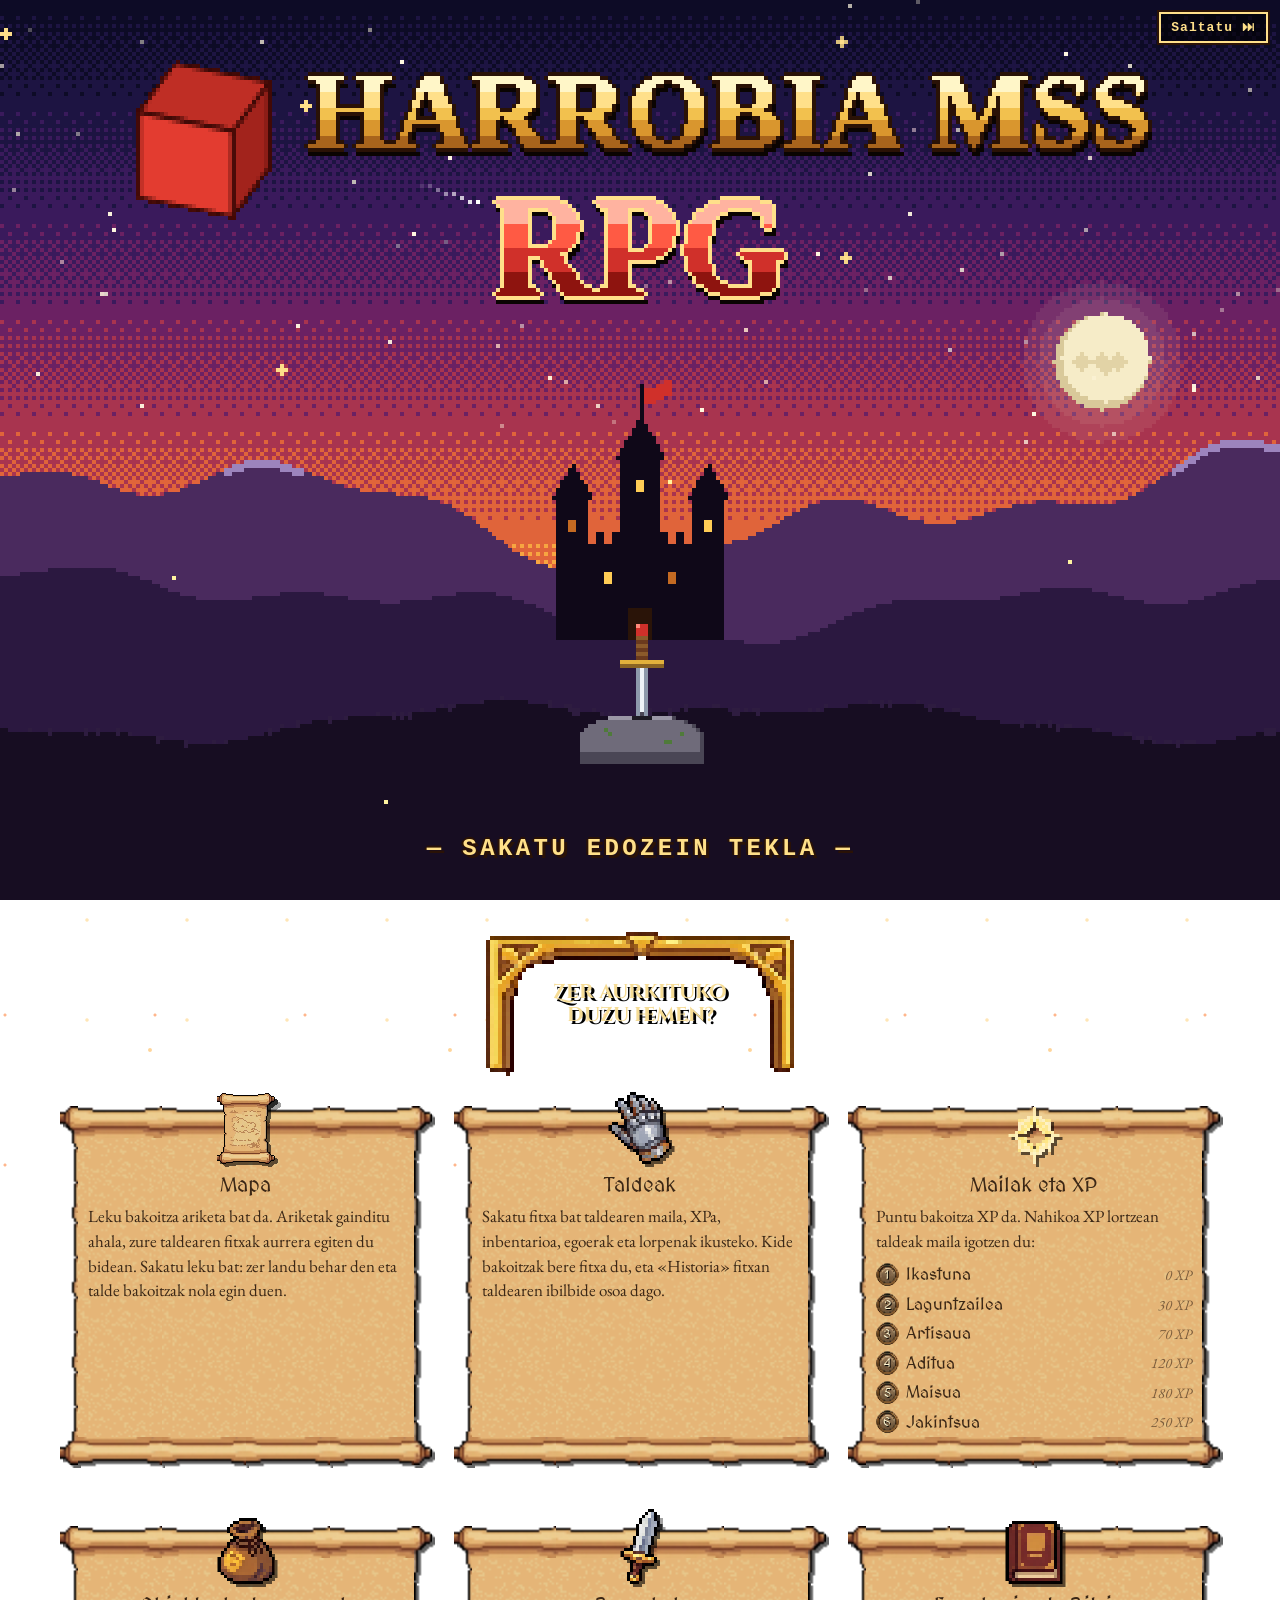
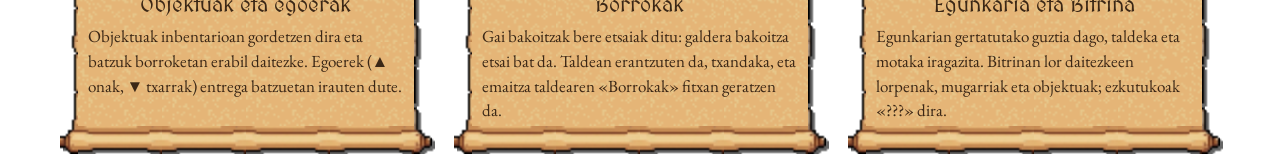
<file: index.html>
<!doctype html>
<html lang="eu">
<head>
  <meta charset="utf-8">
  <meta name="viewport" content="width=device-width, initial-scale=1">
  <title>LIT HARROBIA RPG</title>
  <link rel="stylesheet" href="css/web.css?v=20261106a">
</head>
<body>
  <header class="cabecera">
    <div class="marca">
      <div class="kuboa" aria-hidden="true"><div class="kuboa-gorputza">
        <i class="k-aurrea"></i><i class="k-atzea"></i><i class="k-eskuina"></i><i class="k-ezkerra"></i><i class="k-goia"></i><i class="k-behea"></i>
      </div></div>
      <h1 id="titulo" class="titulo">LIT HARROBIA RPG</h1>
    </div>
    <div id="musika" class="musika" hidden>
      <button type="button" id="m-jo" class="m-boton" aria-label="Musika piztu">▶</button>
      <button type="button" id="m-hurrengoa" class="m-boton" aria-label="Hurrengo abestia">⏭</button>
      <div class="m-pantaila">
        <span class="m-etiketa"><span class="m-ekualizadorea" aria-hidden="true"><i></i><i></i><i></i><i></i></span>Orain jotzen</span>
        <div class="m-zinta" aria-live="polite"><span id="m-abestia">Sakatu ▶ musika entzuteko</span></div>
      </div>
      <input type="range" id="m-bolumena" class="m-bolumena" min="0" max="1" step="0.05" aria-label="Bolumena">
    </div>
    <button type="button" id="proiektorea" class="m-boton proiektore-botoia" title="Proiektore modua (klasean erakusteko)" aria-label="Proiektore modua">📽</button>
    <nav id="pestanas" class="estandartes" aria-label="Abenturak"></nav>
  </header>

  <main id="contenido" class="contenido">
    <section class="zona-mapa" aria-label="Mapa">
      <div id="mapa" class="marco-mapa"></div>
    </section>

    <aside class="lateral pergamino">
      <div class="lat-pestanas" role="tablist" aria-label="Alboko panela">
        <button type="button" role="tab" id="tab-taldeak" aria-controls="lat-taldeak" aria-selected="true">Taldeak</button>
        <button type="button" role="tab" id="tab-egunkaria" aria-controls="lat-egunkaria" aria-selected="false">Egunkaria</button>
        <button type="button" role="tab" id="tab-bitrina" aria-controls="lat-bitrina" aria-selected="false">Bitrina</button>
      </div>
      <div id="lat-taldeak" role="tabpanel" aria-labelledby="tab-taldeak" class="lat-cuerpo"></div>
      <div id="lat-egunkaria" role="tabpanel" aria-labelledby="tab-egunkaria" class="lat-cuerpo" hidden>
        <div class="filtros">
          <label>Taldea <select id="filtro-grupo"></select></label>
          <label>Mota <select id="filtro-tipo"></select></label>
        </div>
        <ol id="lista-eventos" class="cronica"></ol>
      </div>
      <div id="lat-bitrina" role="tabpanel" aria-labelledby="tab-bitrina" class="lat-cuerpo" hidden></div>
    </aside>
  </main>

  <!-- Qué puede ver y hacer el alumno en la web (debajo del mapa). -->
  <section class="gida" aria-labelledby="gida-izenburua">
    <div class="gida-arkua" aria-hidden="true"></div>
    <h2 id="gida-izenburua">Zer aurkituko duzu hemen?</h2>
    <ul class="gida-txartelak">
      <li><img src="img/ui/pixel/pergamino-handia.png" alt="" width="58" height="71"><h3>Mapa</h3>
        <p>Leku bakoitza ariketa bat da. Ariketak gainditu ahala, zure taldearen fitxak aurrera egiten du bidean. Sakatu leku bat: zer landu behar den eta talde bakoitzak nola egin duen.</p></li>
      <li><img src="img/ui/pixel/eskularrua.png" alt="" width="63" height="72"><h3>Taldeak</h3>
        <p>Sakatu fitxa bat taldearen maila, XPa, inbentarioa, egoerak eta lorpenak ikusteko. Kide bakoitzak bere fitxa du, eta «Historia» fitxan taldearen ibilbide osoa dago.</p></li>
      <li><img src="img/ui/pixel/distira.png" alt="" width="51" height="57"><h3>Mailak eta XP</h3>
        <p>Puntu bakoitza XP da. Nahikoa XP lortzean taldeak maila igotzen du:</p>
        <ol id="gida-mailak" class="gida-mailak"></ol></li>
      <li><img src="img/ui/pixel/zakua.png" alt="" width="57" height="66"><h3>Objektuak eta egoerak</h3>
        <p>Objektuak inbentarioan gordetzen dira eta batzuk borroketan erabil daitezke. Egoerek (▲ onak, ▼ txarrak) entrega batzuetan irauten dute.</p></li>
      <li><img src="img/ui/pixel/ezpata.png" alt="" width="39" height="75"><h3>Borrokak</h3>
        <p>Gai bakoitzak bere etsaiak ditu: galdera bakoitza etsai bat da. Taldean erantzuten da, txandaka, eta emaitza taldearen «Borrokak» fitxan geratzen da.</p></li>
      <li><img src="img/ui/pixel/liburua.png" alt="" width="57" height="63"><h3>Egunkaria eta Bitrina</h3>
        <p>Egunkarian gertatutako guztia dago, taldeka eta motaka iragazita. Bitrinan lor daitezkeen lorpenak, mugarriak eta objektuak; ezkutukoak «???» dira.</p></li>
    </ul>
  </section>

  <script src="js/hasiera.js?v=20261106a"></script>
  <script src="js/motor.js?v=20261106a"></script>
  <script src="js/fx.js?v=20261106a"></script>
  <script src="js/mapa.js?v=20261106a"></script>
  <script src="js/app.js?v=20261106a"></script>
  <script src="js/musika.js?v=20261106a"></script>
</body>
</html>
</file>
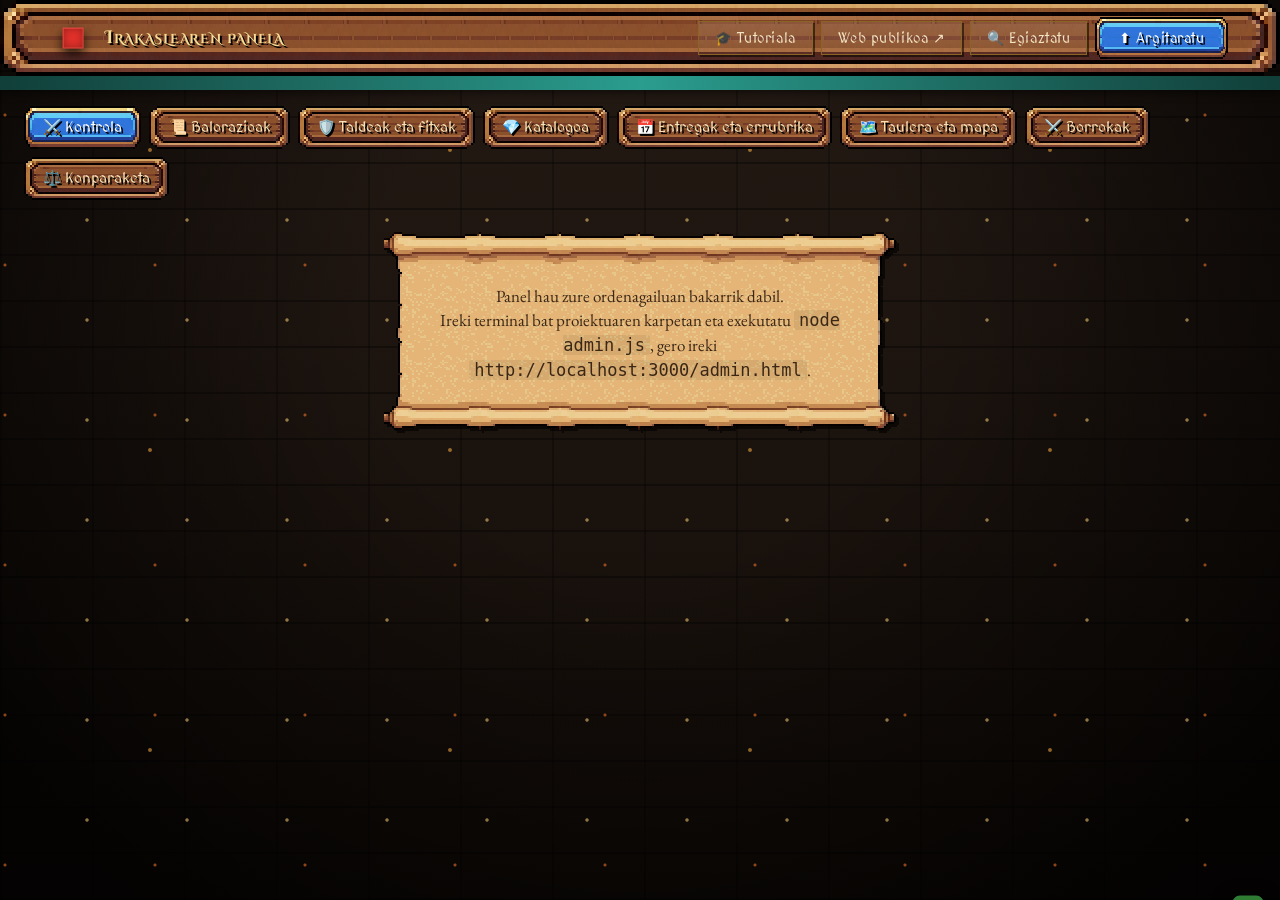
<file: admin.html>
<!doctype html>
<html lang="eu">
<head>
  <meta charset="utf-8">
  <meta name="viewport" content="width=device-width, initial-scale=1">
  <!-- node admin.js sustituye este valor por el token de la sesión -->
  <meta name="token" content="%%TOKEN%%">
  <title>Irakaslearen panela</title>
  <link rel="stylesheet" href="css/web.css?v=20261106a">
  <link rel="stylesheet" href="css/admin.css?v=20261106a">
</head>
<body class="admin">
  <header class="cabecera">
    <div class="marca">
      <div class="kuboa" aria-hidden="true"><div class="kuboa-gorputza">
        <i class="k-aurrea"></i><i class="k-atzea"></i><i class="k-eskuina"></i><i class="k-ezkerra"></i><i class="k-goia"></i><i class="k-behea"></i>
      </div></div>
      <h1 class="titulo">Irakaslearen panela</h1>
    </div>
    <nav id="pestanas" class="estandartes" aria-label="Abentura aktiboa"></nav>
    <div class="cab-acciones">
      <button type="button" id="tutoriala" class="boton-sec">🎓 Tutoriala</button>
      <a class="boton-sec" href="index.html" target="_blank" rel="noopener">Web publikoa ↗</a>
      <button type="button" id="verificar" class="boton-sec">🔍 Egiaztatu</button>
      <button type="button" id="publicar" class="boton-pri">⬆ Argitaratu</button>
    </div>
  </header>

  <p id="registrando" class="registrando" aria-live="polite"></p>
  <nav class="modulos" aria-label="Moduluak">
    <button type="button" data-ir="kontrola" aria-current="page">⚔️ Kontrola</button>
    <button type="button" data-ir="balorazioak">📜 Balorazioak</button>
    <button type="button" data-ir="taldeak">🛡️ Taldeak eta fitxak</button>
    <button type="button" data-ir="katalogoa">💎 Katalogoa</button>
    <button type="button" data-ir="entregak">📅 Entregak eta errubrika</button>
    <button type="button" data-ir="taulera">🗺️ Taulera eta mapa</button>
    <button type="button" data-ir="borrokak">⚔️ Borrokak</button>
    <button type="button" data-ir="konparaketa">⚖️ Konparaketa</button>
  </nav>

  <main id="contenido">
  <div class="admin-cuerpo" data-modulo="kontrola">
    <section class="pergamino caja" aria-labelledby="h-control">
      <h2 id="h-control">Taldeak</h2>
      <div id="control" class="control"></div>
    </section>

    <section class="pergamino caja" aria-labelledby="h-form">
      <h2 id="h-form">Gertaera berria</h2>
      <form id="formulario" class="formulario" novalidate>
        <label>Mota <select name="tipo" id="f-tipo"></select></label>
        <fieldset id="f-ambito" class="ambito">
          <legend>Non</legend>
          <label><input type="radio" name="ambito" value="aventura" checked> <span id="f-ambito-nombre">Abentura honetan</span></label>
          <label><input type="radio" name="ambito" value="global"> Bi abenturetan</label>
        </fieldset>
        <label data-campo="grupo">Taldea <select name="grupo" id="f-grupo"></select></label>
        <label data-campo="miembro">Kidea <select name="miembro" id="f-miembro"></select></label>
        <label data-campo="hasta">Helmuga <select name="hasta" id="f-hasta"></select></label>
        <label data-campo="objeto">Objektua <select name="objeto" id="f-objeto"></select></label>
        <label data-campo="estado">Egoera <select name="estado" id="f-estado"></select></label>
        <label data-campo="duracion">Iraupena (entregak) <input type="number" name="duracion" id="f-duracion" min="1" max="50"></label>
        <label data-campo="hito">Mugarria <select name="hito" id="f-hito"></select></label>
        <label data-campo="logro">Lorpena <select name="logro" id="f-logro"></select></label>
        <label data-campo="entrega">Entrega <select name="entrega" id="f-entrega"></select></label>
        <label data-campo="nota">Nota (0-10) <input type="number" name="nota" id="f-nota" min="0" max="10" step="0.25"></label>
        <div data-campo="criterios" id="f-criterios" class="criterios"></div>
        <label data-campo="comentario">Iruzkina <textarea name="comentario" rows="2" maxlength="1000"></textarea></label>
        <label data-campo="texto">Testua <textarea name="texto" rows="3" maxlength="1000"></textarea></label>
        <label data-campo="motivo">Arrazoia <input type="text" name="motivo" maxlength="1000"></label>
        <label data-campo="puntos">Puntuak <input type="number" name="puntos" id="f-puntos" step="1" value="0"></label>
        <label data-campo="publico" class="check"><input type="checkbox" name="publico" checked> Publikoa (ikasleek ikusiko dute)</label>
        <button type="submit" class="boton-pri" id="f-enviar">Erregistratu</button>
      </form>
    </section>

    <section class="pergamino caja ancha" aria-labelledby="h-ultimos">
      <h2 id="h-ultimos">Azken gertaerak</h2>
      <ol id="ultimos" class="cronica"></ol>
    </section>
  </div>
  <div class="admin-cuerpo" data-modulo="balorazioak" hidden><div id="mod-balorazioak" class="ancha"></div></div>
  <div class="admin-cuerpo" data-modulo="taldeak" hidden><div id="mod-taldeak" class="ancha"></div></div>
  <div class="admin-cuerpo" data-modulo="katalogoa" hidden><div id="mod-katalogoa" class="ancha"></div></div>
  <div class="admin-cuerpo" data-modulo="entregak" hidden><div id="mod-entregak" class="ancha"></div></div>
  <div class="admin-cuerpo" data-modulo="taulera" hidden><div id="mod-taulera" class="ancha"></div></div>
  <div class="admin-cuerpo" data-modulo="borrokak" hidden><div id="mod-borrokak" class="ancha"></div></div>
  <div class="admin-cuerpo" data-modulo="konparaketa" hidden>
    <section class="pergamino caja ancha"><h2>Bi abenturak alderatuta</h2><div id="mod-konparaketa"></div></section>
  </div>
  </main>

  <dialog id="dialogo" class="pergamino dialogo" aria-labelledby="d-titulo">
    <form method="dialog">
      <h2 id="d-titulo">Ziur zaude?</h2>
      <div id="d-cuerpo"></div>
      <div class="d-botones">
        <button value="no" class="boton-sec">Utzi</button>
        <button value="si" class="boton-pri" id="d-si">Erregistratu</button>
      </div>
    </form>
  </dialog>

  <div id="aviso" class="aviso" role="status" aria-live="polite"></div>

  <script src="js/motor.js?v=20261106a"></script>
  <script src="js/mapa.js?v=20261106a"></script>
  <script src="js/admin/panel.js?v=20261106a"></script>
  <script src="js/admin/entidades.js?v=20261106a"></script>
  <script src="js/admin/valoraciones.js?v=20261106a"></script>
  <script src="js/admin/tablero.js?v=20261106a"></script>
  <script src="js/admin/borrokak.js?v=20261106a"></script>
  <script src="js/admin/tutoriala.js?v=20261106a"></script>
</body>
</html>
</file>
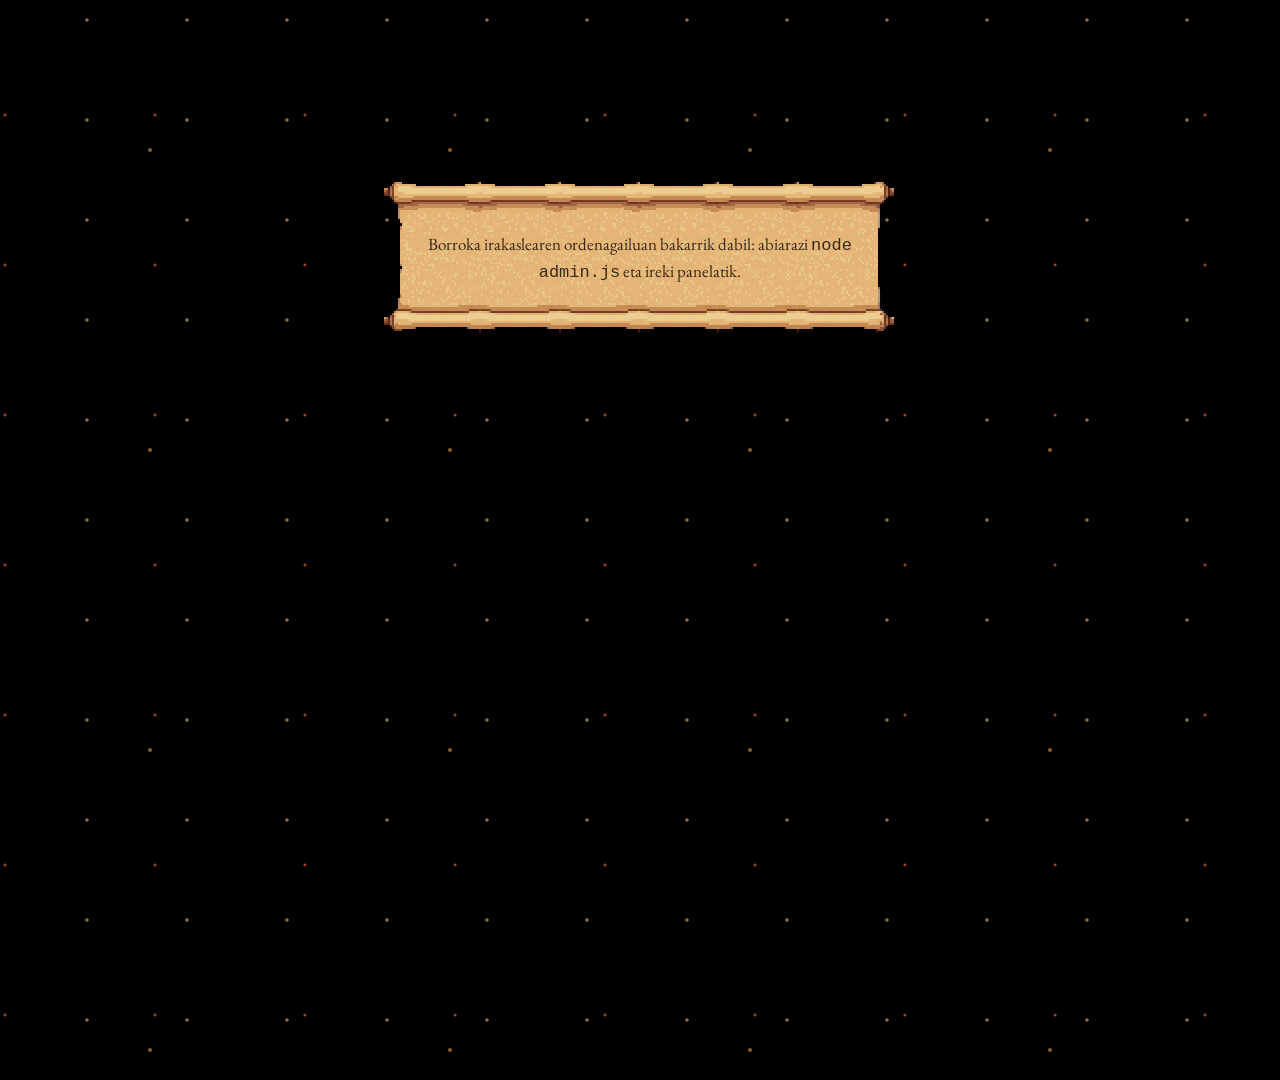
<file: borroka.html>
<!doctype html>
<html lang="eu">
<head>
  <meta charset="utf-8">
  <meta name="viewport" content="width=device-width, initial-scale=1">
  <!-- node admin.js sustituye este valor por el token de la sesión: el combate solo funciona en el equipo del profesor -->
  <meta name="token" content="%%TOKEN%%">
  <title>Borroka · LIT HARROBIA RPG</title>
  <link rel="stylesheet" href="css/web.css?v=20261106a">
  <link rel="stylesheet" href="css/borroka.css?v=20261106a">
</head>
<body class="borroka-orria">
  <main id="eszena" class="eszena" aria-live="polite">
    <div class="eszena-zerua" aria-hidden="true"></div>
    <div class="eszena-mendiak" aria-hidden="true"></div>
    <div class="eszena-lurra" aria-hidden="true"></div>
    <img class="fondo" alt="" hidden>
    <div id="etsaiak" class="etsaiak"></div>
    <div id="taldea" class="taldea-lerroa"></div>
    <div id="efektuak" class="efektuak" aria-hidden="true"></div>
  </main>

  <header class="b-goiburua">
    <div class="b-izenburua"><span class="b-ficha"></span><div><h1 id="b-taldea">…</h1><p id="b-gaia"></p></div></div>
    <div class="b-bizitza" aria-label="Taldearen bizitza"><span class="b-etiketa">Bizitza</span><span id="bihotzak" class="bihotzak"></span></div>
    <button type="button" id="b-amaitu" class="b-botoia txikia">Amaitu orain</button>
  </header>

  <footer class="b-hud">
    <section class="b-leihoa b-etsai-zerrenda" aria-label="Etsaiak"><ul id="hud-etsaiak"></ul></section>
    <section class="b-leihoa b-mezua" aria-live="polite"><p id="mezua">…</p></section>
    <section class="b-leihoa b-taldea" aria-label="Taldea"><ul id="hud-taldea"></ul></section>
  </footer>

  <div id="galdera" class="galdera-fondoa" hidden>
    <div class="b-leihoa galdera" role="dialog" aria-modal="true" aria-labelledby="g-testua">
      <p class="g-goiburua"><span id="g-nor"></span> ⚔ <span id="g-etsaia"></span></p>
      <h2 id="g-testua"></h2>
      <p id="g-pista" class="g-pista" hidden></p>
      <ol id="g-aukerak" class="g-aukerak"></ol>
      <div id="g-objektuak" class="g-objektuak"></div>
    </div>
  </div>

  <div id="amaiera" class="amaiera-fondoa" hidden></div>

  <script src="js/motor.js?v=20261106a"></script>
  <script src="js/fx.js?v=20261106a"></script>
  <script src="js/mapa.js?v=20261106a"></script>
  <script src="js/borroka.js?v=20261106a"></script>
</body>
</html>
</file>
<file: css/web.css>
/* Web pública con estética de RPG clásico: madera oscura, oro y pergamino. Sin fuentes ni recursos externos. */
:root {
  --madera-0: #120c08;
  --madera-1: #1f150e;
  --madera-2: #33231a;
  --oro: #d4a64a;
  --oro-claro: #f6dc95;
  --oro-osc: #8a6424;
  --pergamino: #f3e4c3;
  --pergamino-2: #e5cf9f;
  --tinta: #3b2716;
  --tinta-suave: #7a5c3c;
  --bueno: #2f7d32;
  --malo: #a3312b;
  --acento: #2a9d8f;
  --titulo: 'Palatino Linotype', 'Book Antiqua', Palatino, Georgia, serif;
  --alto-cabecera: 4.5rem;
  /* Textura de pergamino generada con un filtro SVG (sin imágenes externas) */
  --grano: url("data:image/svg+xml,%3Csvg xmlns='http://www.w3.org/2000/svg' width='160' height='160'%3E%3Cfilter id='n'%3E%3CfeTurbulence type='fractalNoise' baseFrequency='.8' numOctaves='3'/%3E%3CfeColorMatrix values='0 0 0 0 .45 0 0 0 0 .3 0 0 0 0 .15 0 0 0 .18 0'/%3E%3C/filter%3E%3Crect width='100%25' height='100%25' filter='url(%23n)'/%3E%3C/svg%3E");
}

* { box-sizing: border-box; }
html, body { height: 100%; }
body {
  margin: 0; color: var(--pergamino); font: 15px/1.45 system-ui, sans-serif;
  background: radial-gradient(ellipse at 50% 30%, var(--madera-2), var(--madera-0) 75%) fixed;
}
h1, h2, h3 { font-family: var(--titulo); font-weight: 700; line-height: 1.15; margin: 0; }
button { font: inherit; color: inherit; }
:focus-visible { outline: 3px solid var(--oro-claro); outline-offset: 2px; }
.sr { position: absolute; width: 1px; height: 1px; overflow: hidden; clip: rect(0 0 0 0); white-space: nowrap; }
.vacio { color: var(--tinta-suave); font-style: italic; margin: .25rem 0; }

/* Superficie de pergamino con doble filete dorado */
.pergamino {
  color: var(--tinta);
  background: var(--grano), radial-gradient(ellipse at 50% 40%, var(--pergamino), var(--pergamino-2));
  border: 2px solid var(--oro);
  box-shadow: 0 0 0 3px var(--madera-1), 0 0 0 5px var(--oro-osc), 0 12px 30px #000a, inset 0 0 40px #8a642433;
  border-radius: 6px;
}

/* ---------- Cabecera ---------- */
.cabecera {
  height: var(--alto-cabecera); display: flex; align-items: center; justify-content: space-between; gap: 1rem;
  padding: 0 1.25rem; border-bottom: 2px solid var(--oro-osc);
  background: linear-gradient(#2b1d14, #160f0a); box-shadow: 0 4px 16px #000c;
}
.titulo {
  font-size: clamp(1.1rem, 2.4vw, 1.8rem); letter-spacing: .08em; text-transform: uppercase;
  background: linear-gradient(var(--oro-claro), var(--oro) 55%, var(--oro-osc)); -webkit-background-clip: text; background-clip: text;
  color: transparent; filter: drop-shadow(0 2px 1px #000);
}
.estandartes { display: flex; gap: .6rem; align-self: flex-start; }
/* Pestañas de aventura como estandartes colgantes */
.estandartes a {
  display: block; padding: .9rem 1.2rem 1.3rem; min-width: 7.5rem; text-align: center;
  font: 700 .95rem var(--titulo); letter-spacing: .06em; text-transform: uppercase; text-decoration: none;
  color: var(--pergamino); background: linear-gradient(color-mix(in srgb, var(--acento) 55%, #000), color-mix(in srgb, var(--acento) 25%, #000));
  clip-path: polygon(0 0, 100% 0, 100% 100%, 50% 82%, 0 100%); opacity: .65; transition: opacity .2s, padding .2s;
  text-shadow: 0 1px 2px #000;
}
.estandartes a:hover { opacity: .9; }
.estandartes a[aria-current] {
  opacity: 1; padding-top: 1.2rem; color: #fff;
  background: linear-gradient(var(--acento), color-mix(in srgb, var(--acento) 45%, #000));
  box-shadow: inset 0 -3px 0 var(--oro);
}

/* ---------- Maquetación ---------- */
.contenido { display: grid; gap: 1.25rem; padding: 1.25rem; grid-template-columns: minmax(0, 1fr); }
@media (min-width: 900px) {
  .contenido { height: calc(100dvh - var(--alto-cabecera)); grid-template-columns: minmax(0, 1fr) 350px; }
  .lateral { min-height: 0; }
}
.zona-mapa { display: grid; place-items: center; min-width: 0; min-height: 0; }

/* Marco del mapa: madera y oro, con remaches en las esquinas */
.marco-mapa {
  position: relative; max-width: 100%; max-height: 100%; overflow: auto; padding: 10px;
  background: linear-gradient(135deg, #5a3b22, #2b1b10 40%, #5a3b22 60%, #24170d);
  border: 2px solid var(--oro); border-radius: 8px;
  box-shadow: 0 0 0 2px var(--madera-0), 0 0 0 4px var(--oro-osc), 0 18px 40px #000c;
}
.lienzo {
  --aspecto: 1.6;
  position: relative; container-type: inline-size;
  width: min(calc(100vw - 2.5rem - 24px), calc((100dvh - var(--alto-cabecera) - 2.5rem - 24px) * var(--aspecto)));
  min-width: 640px; aspect-ratio: var(--aspecto);
  border: 1px solid var(--oro-osc); box-shadow: inset 0 0 60px #0008;
}
@media (min-width: 900px) {
  .lienzo { width: min(calc(100vw - 350px - 3.75rem - 24px), calc((100dvh - var(--alto-cabecera) - 2.5rem - 24px) * var(--aspecto))); min-width: 0; }
}
.lienzo::after { content: ''; position: absolute; inset: 0; pointer-events: none; box-shadow: inset 0 0 50px #2b1b10aa; }
.fondo { display: block; width: 100%; height: 100%; object-fit: cover; user-select: none; }
.camino { position: absolute; inset: 0; width: 100%; height: 100%; pointer-events: none; }
.camino line { stroke: #fff4d6; stroke-width: 4; stroke-dasharray: 2 9; stroke-linecap: round; filter: drop-shadow(0 1px 1px #0008); }

/* Casillas: medallones numerados */
.casilla {
  --d: clamp(18px, 2.6cqw, 34px);
  position: absolute; width: var(--d); height: var(--d); transform: translate(-50%, -50%); padding: 0; cursor: pointer;
  display: grid; place-items: center; border-radius: 50%; z-index: 1;
  font: 700 calc(var(--d) * .48) / 1 var(--titulo); color: var(--oro-claro); text-shadow: 0 1px 1px #000;
  background: radial-gradient(circle at 35% 30%, #5b4330, #1c120b 70%);
  border: 2px solid var(--oro-osc); box-shadow: 0 0 0 2px #0009, 0 3px 6px #000a;
  opacity: .82; transition: transform .15s, opacity .15s, box-shadow .15s;
}
.casilla.pisada { opacity: 1; border-color: var(--oro); box-shadow: 0 0 0 2px #0009, 0 0 12px 2px #f6dc9588, 0 3px 6px #000a; }
.casilla[data-tipo="meta"] { --d: clamp(24px, 3.4cqw, 44px); color: #fff; background: radial-gradient(circle at 35% 30%, #c9a246, #6a4a14 70%); }
.casilla:hover, .casilla:focus-visible, .casilla.seleccionada { transform: translate(-50%, -50%) scale(1.25); opacity: 1; z-index: 3; }
.casilla.seleccionada { box-shadow: 0 0 0 3px var(--oro-claro), 0 0 18px 4px var(--oro); }

/* Nombre de cada zona: cartela que flota junto a su peana. mapa.js elige el lado (data-sitio) para
   que no se pisen y le da el tono del diorama en el que está (--tono, --sat). */
.cartela {
  --tono: 40; --sat: 55%;
  position: absolute; left: 50%; top: 50%; white-space: nowrap; pointer-events: none; z-index: 1;
  padding: .12rem .5rem; border-radius: 4px;
  font: 700 clamp(.55rem, 1.05cqw, .8rem)/1.3 var(--titulo); letter-spacing: .02em;
  color: hsl(var(--tono) 90% 90%); text-shadow: 0 1px 1px #000, 0 0 6px hsl(var(--tono) 90% 50% / .6);
  background: linear-gradient(hsl(var(--tono) var(--sat) 33% / .96), hsl(var(--tono) var(--sat) 17% / .96));
  border: 1px solid hsl(var(--tono) 70% 62%);
  box-shadow: 0 2px 6px #000b, inset 0 1px 0 hsl(var(--tono) 80% 80% / .35), 0 0 10px hsl(var(--tono) 90% 55% / .35);
  transform: translate(-50%, calc(-100% - var(--d) / 2 - 6px));
  animation: cartela-entra .5s cubic-bezier(.3, 1.6, .5, 1) both, flotar 3.2s ease-in-out infinite;
  animation-delay: calc(var(--i, 0) * 45ms + 300ms), calc(var(--i, 0) * -.45s);
}
.casilla .num { position: relative; z-index: 1; }
.cartela[data-sitio="abajo"] { transform: translate(-50%, calc(var(--d) / 2 + 6px)); }
.cartela[data-sitio="derecha"] { transform: translate(calc(var(--d) / 2 + 6px), -50%); }
.cartela[data-sitio="izquierda"] { transform: translate(calc(-100% - var(--d) / 2 - 6px), -50%); }
@keyframes flotar { 50% { translate: 0 -4px; } }
@keyframes cartela-entra { from { scale: 0; opacity: 0; } }
.casilla:is(:hover, :focus-visible, .seleccionada) .cartela[data-estiloa] { z-index: 5; filter: brightness(1.2) drop-shadow(0 0 6px #fff8); }
.casilla:is(:hover, :focus-visible, .seleccionada) .cartela:not([data-estiloa]) {
  z-index: 5; color: #fff; border-color: hsl(var(--tono) 90% 75%); box-shadow: 0 0 14px hsl(var(--tono) 95% 60% / .8), 0 2px 6px #000b;
}

/* Nombre del grupo al pasar el ratón por su ficha */
.ficha-mapa::after {
  content: attr(data-nombre); position: absolute; left: 50%; top: calc(100% + 6px); transform: translateX(-50%);
  white-space: nowrap; padding: .15rem .55rem; border-radius: 4px; pointer-events: none;
  font: 600 .78rem/1.3 var(--titulo); color: var(--pergamino); text-shadow: none;
  background: #1c120bee; border: 1px solid var(--oro-osc); opacity: 0; transition: opacity .15s;
}
.ficha-mapa:hover::after, .ficha-mapa:focus-visible::after { opacity: 1; }

/* Fichas de los grupos sobre el mapa */
.ficha-mapa {
  --t: clamp(30px, 5cqw, 66px);
  position: absolute; padding: 0; border: 0; background: none; cursor: pointer; z-index: 2;
  transform: translate(calc(-50% + var(--dx) * var(--t)), calc(-100% + var(--dy) * var(--t) - 4px));
  transition: left .5s ease-in-out, top .5s ease-in-out, filter .15s; filter: drop-shadow(0 4px 3px #000b);
}
.ficha-mapa:hover, .ficha-mapa:focus-visible { z-index: 4; filter: drop-shadow(0 0 8px var(--oro-claro)) drop-shadow(0 4px 3px #000b); }
.ficha-mapa.seleccionada { z-index: 4; filter: drop-shadow(0 0 10px var(--oro)) drop-shadow(0 0 4px #fff); }
.ficha-mapa.seleccionada .ficha { animation: latir 1.6s ease-in-out infinite; }
@keyframes latir { 50% { scale: 1.08; } }

/* Ficha: foto o iniciales en el centro y marco del sprite encima */
.ficha { position: relative; display: block; width: var(--t); height: var(--t); flex: none; }
.ficha-foto {
  position: absolute; inset: 22%; border-radius: 50%; overflow: hidden; display: grid; place-items: center;
  background: radial-gradient(circle at 35% 30%, color-mix(in srgb, var(--color) 75%, #fff), var(--color) 60%, color-mix(in srgb, var(--color) 60%, #000));
  color: #fff; font: 700 calc(var(--t) * .2) / 1 var(--titulo); text-shadow: 0 1px 2px #000c;
}
.ficha-foto img { width: 100%; height: 100%; object-fit: cover; }
.ficha-marco { position: absolute; inset: 0; background-repeat: no-repeat; pointer-events: none; }

/* ---------- Barra lateral ---------- */
.lateral { display: flex; flex-direction: column; overflow: hidden; }
.lat-pestanas { display: flex; border-bottom: 2px solid var(--oro-osc); background: #8a642422; }
.lat-pestanas button, .em-pestanas button {
  border: 0; background: none; cursor: pointer; font-family: var(--titulo); font-weight: 700; letter-spacing: .05em;
  color: var(--tinta-suave); text-transform: uppercase;
}
.lat-pestanas button { flex: 1; padding: .7rem; font-size: .9rem; }
.lat-pestanas button[aria-selected="true"], .em-pestanas button[aria-selected="true"] {
  color: var(--tinta); background: linear-gradient(#fff6, transparent); box-shadow: inset 0 -3px 0 var(--acento);
}
.lat-cuerpo { overflow: auto; padding: .75rem; flex: 1; }

.lista-grupos { list-style: none; margin: 0; padding: 0; display: grid; gap: .6rem; }
.fila-grupo {
  --t: 58px; width: 100%; display: flex; gap: .7rem; align-items: center; text-align: left; cursor: pointer;
  padding: .5rem .6rem; border-radius: 6px; border: 1px solid #8a642466; border-left: 5px solid var(--color);
  background: linear-gradient(90deg, #fff8, #fff2); color: var(--tinta); transition: transform .15s, box-shadow .15s;
}
.fila-grupo:hover, .fila-grupo:focus-visible { transform: translateX(3px); box-shadow: 0 3px 10px #3b271633; }
.fg-texto { display: grid; gap: .15rem; min-width: 0; flex: 1; }
.fg-nombre { font: 700 1.02rem var(--titulo); }
.fg-nivel, .em-nivel { font-size: .82rem; color: var(--tinta-suave); display: flex; align-items: center; gap: .35rem; margin: 0; }
.fg-zona { font-size: .8rem; color: var(--tinta-suave); white-space: nowrap; overflow: hidden; text-overflow: ellipsis; }
.fg-extra { display: flex; gap: .2rem; font-size: .95rem; align-items: center; }
.fg-extra img { width: 1.1em; height: 1.1em; }
.fg-estados { margin-left: auto; font-size: .75rem; letter-spacing: .1em; color: var(--tinta-suave); }
.nivel-num {
  display: inline-grid; place-items: center; width: 1.45rem; height: 1.45rem; border-radius: 50%;
  font: 700 .78rem var(--titulo); color: var(--madera-0);
  background: radial-gradient(circle at 35% 30%, var(--oro-claro), var(--oro) 60%, var(--oro-osc)); box-shadow: 0 1px 2px #0006;
}

/* Barra de experiencia */
.xp { position: relative; height: .95rem; border-radius: 999px; overflow: hidden; background: #3b271633; border: 1px solid #8a642488; }
.xp-relleno { height: 100%; background: linear-gradient(#f6dc95, #d4a64a 60%, #a8792c); box-shadow: 0 0 8px #f6dc95aa; }
.xp span { position: absolute; inset: 0; display: grid; place-items: center; font: 700 .68rem/1 system-ui; color: var(--tinta); text-shadow: 0 0 3px #fff8; }

/* ---------- Ventanas emergentes ---------- */
.emergente {
  position: absolute; z-index: 10; width: min(390px, 92vw); display: flex; flex-direction: column; overflow: hidden;
  animation: aparecer .18s ease-out;
}
@keyframes aparecer { from { opacity: 0; transform: scale(.96); } }
.emergente.hoja { position: fixed; left: 50%; bottom: 0; top: auto; transform: translateX(-50%); width: min(560px, 100vw);
  max-height: 78dvh; border-radius: 12px 12px 0 0; animation-name: subir; }
@keyframes subir { from { transform: translate(-50%, 30%); opacity: 0; } }
@media (prefers-reduced-motion: reduce) { .emergente, .ficha-mapa .ficha, .cartela { animation: none !important; } .ficha-mapa { transition: none; } }

.cerrar {
  position: absolute; right: .5rem; top: .5rem; width: 2rem; height: 2rem; border-radius: 50%; cursor: pointer; z-index: 1;
  border: 1px solid var(--oro-osc); background: var(--madera-1); color: var(--oro-claro); font-size: .9rem;
}
.em-cabecera { padding: .9rem 2.8rem .6rem .9rem; border-bottom: 1px solid #8a642466;
  background: linear-gradient(color-mix(in srgb, var(--acento) 18%, transparent), transparent); }
.em-cab-grupo, .em-cab-zona { display: flex; gap: .8rem; align-items: center; }
.em-cab-grupo { --t: 84px; }
.em-cabecera h2 { font-size: 1.3rem; }
.lema { margin: .1rem 0 .3rem; font-style: italic; color: var(--tinta-suave); font-size: .9rem; }
.etiqueta { display: inline-block; margin: 0; padding: .05rem .55rem; border-radius: 999px; font-size: .72rem;
  text-transform: uppercase; letter-spacing: .06em; color: #fff; background: var(--acento); }
.medallon {
  flex: none; width: 3.4rem; height: 3.4rem; border-radius: 50%; display: grid; place-items: center;
  font: 700 1.5rem var(--titulo); color: var(--oro-claro); text-shadow: 0 1px 2px #000;
  background: radial-gradient(circle at 35% 30%, #5b4330, #1c120b 70%); border: 3px solid var(--oro);
  box-shadow: 0 0 0 3px var(--madera-1), 0 0 14px #d4a64a88;
}

.em-pestanas { display: flex; overflow-x: auto; gap: .1rem; padding: 0 .5rem; border-bottom: 1px solid #8a642466; }
.em-pestanas button { padding: .5rem .65rem; font-size: .74rem; white-space: nowrap; border-radius: 6px 6px 0 0; }
.em-cuerpo { overflow: auto; padding: .8rem .9rem 1rem; display: grid; gap: .55rem; align-content: start; }
.em-cuerpo h3 { font-size: .85rem; text-transform: uppercase; letter-spacing: .08em; color: var(--tinta-suave); margin-top: .35rem;
  display: flex; align-items: center; gap: .5rem; }
.em-cuerpo h3::after { content: ''; flex: 1; height: 1px; background: linear-gradient(90deg, var(--oro-osc), transparent); }
.em-cuerpo p { margin: 0; }

.stats { display: grid; grid-template-columns: repeat(auto-fit, minmax(120px, 1fr)); gap: .4rem; margin: 0; }
.stats div { padding: .35rem .5rem; border-radius: 5px; background: #fff5; border: 1px solid #8a642444; }
.stats dt { font-size: .68rem; text-transform: uppercase; letter-spacing: .06em; color: var(--tinta-suave); }
.stats dd { margin: 0; font: 700 .95rem var(--titulo); }

/* Inventario en huecos, como en los RPG */
.inventario { list-style: none; margin: 0; padding: 0; display: grid; grid-template-columns: repeat(8, 1fr); gap: .3rem; }
.hueco { position: relative; aspect-ratio: 1; display: grid; place-items: center; font-size: 1.35rem; border-radius: 6px;
  background: radial-gradient(circle, #3b2716cc, #1f150e); border: 1px solid #00000066; box-shadow: inset 0 2px 5px #000a; }
.hueco.lleno { border: 2px solid var(--rareza); box-shadow: inset 0 2px 5px #000a, 0 0 8px var(--rareza); cursor: help; }
.hueco img { width: 70%; height: 70%; object-fit: contain; }
.hueco b { position: absolute; right: 2px; bottom: 0; font-size: .7rem; color: #fff; text-shadow: 0 0 2px #000; }

.pildoras, .insignias { list-style: none; margin: 0; padding: 0; display: flex; flex-wrap: wrap; gap: .35rem; }
.pildoras li { padding: .15rem .6rem; border-radius: 999px; font-size: .82rem; font-weight: 600; border: 1px solid currentColor; background: #fff6; }
.pildoras .bueno { color: var(--bueno); }
.pildoras .malo { color: var(--malo); }
.insignias li { display: flex; align-items: center; gap: .35rem; padding: .25rem .6rem .25rem .3rem; border-radius: 999px; font-size: .84rem;
  background: linear-gradient(#fff9, #fff3); border: 1px solid var(--oro); }
.insignias span { display: grid; place-items: center; width: 1.5rem; height: 1.5rem; border-radius: 50%; background: var(--madera-1); font-size: .85rem; }

/* Miembro del grupo */
.kidea { display: grid; justify-items: center; text-align: center; gap: .2rem; padding: .4rem 0; }
.avatar { width: 5rem; height: 5rem; border-radius: 50%; overflow: hidden; display: grid; place-items: center;
  font: 700 1.6rem var(--titulo); color: #fff; text-shadow: 0 1px 2px #000;
  background: radial-gradient(circle at 35% 30%, color-mix(in srgb, var(--color) 70%, #fff), var(--color) 65%);
  border: 3px solid var(--oro); box-shadow: 0 0 0 3px var(--madera-1), 0 4px 10px #0006; }
.avatar img { width: 100%; height: 100%; object-fit: cover; }
.kidea h3 { font-size: 1.25rem; text-transform: none; letter-spacing: 0; color: var(--tinta); }
.kidea h3::after { display: none; }
.clase { font-weight: 600; color: var(--tinta-suave); }

/* Resultados de cada grupo en una zona */
.resultados { list-style: none; margin: 0; padding: 0; display: grid; gap: .45rem; }
.resultados li { --t: 42px; display: flex; gap: .6rem; align-items: flex-start; padding: .45rem .55rem; border-radius: 6px;
  border: 1px solid #8a642444; border-left: 4px solid var(--color); background: #fff5; }
.resultados li.bidean { opacity: .6; }
.res-texto { display: grid; gap: .15rem; min-width: 0; font-size: .88rem; }
.res-texto strong { font-family: var(--titulo); }
.res-meta { color: var(--tinta-suave); font-size: .8rem; }
.res-nota { display: flex; flex-wrap: wrap; align-items: center; gap: .1rem .4rem; }
.res-nota q { flex-basis: 100%; font-style: italic; color: var(--tinta-suave); font-size: .82rem; }
.chip { display: inline-block; font-size: .7rem; font-weight: 700; padding: .02rem .45rem; border-radius: 999px; margin-left: .2rem; }
.chip.gainditua { background: #2f7d3222; color: var(--bueno); }
.chip.hemen { background: color-mix(in srgb, var(--acento) 25%, transparent); color: var(--tinta); }
.chip.bidean { color: var(--tinta-suave); }
.estrellas { color: #c9902a; letter-spacing: .05em; text-shadow: 0 1px 0 #6a4a14; }
.estrellas .apagadas { color: #8a642444; text-shadow: none; }

/* Crónica (egunkaria e historiales) */
.cronica { list-style: none; margin: 0; padding: 0; }
.cronica li { display: flex; gap: .55rem; align-items: flex-start; padding: .5rem 0; border-bottom: 1px dashed #8a642466; font-size: .88rem; }
.cr-icono { flex: none; width: 1.9rem; height: 1.9rem; display: grid; place-items: center; border-radius: 50%; font-size: .95rem;
  background: var(--madera-1); border: 1px solid var(--oro-osc); }
.cr-texto { flex: 1; min-width: 0; }
.cr-meta { font-size: .72rem; text-transform: uppercase; letter-spacing: .04em; color: var(--tinta-suave); }
.cr-grupo { border-bottom: 2px solid var(--color); font-family: var(--titulo); }
.cronica .anulado .cr-texto { text-decoration: line-through; opacity: .55; }
.pts { font: 700 .85rem var(--titulo); color: var(--bueno); white-space: nowrap; }
.pts.neg { color: var(--malo); }
.filtros { display: flex; flex-wrap: wrap; gap: .4rem .8rem; margin-bottom: .4rem; font-size: .8rem; color: var(--tinta-suave); }
.filtros select { font: inherit; color: var(--tinta); padding: .2rem; border-radius: 4px; border: 1px solid var(--oro-osc); background: #fff8; }

.aviso-error { padding: 1.25rem; margin: 2rem auto; max-width: 32rem; text-align: center; }

/* Móvil: el mapa se desplaza con el dedo dentro de su marco */
@media (max-width: 899px) {
  .cabecera { height: auto; flex-wrap: wrap; padding-top: .6rem; }
  .estandartes a { min-width: 0; padding: .6rem 1rem 1rem; }
  .estandartes a[aria-current] { padding-top: .8rem; }
  .marco-mapa { width: 100%; }
  .lateral { max-height: none; }
}

/* Barras de desplazamiento medievales: canal de madera y asidero de oro (también en el panel del profesor) */
::-webkit-scrollbar { width: 14px; height: 14px; }
::-webkit-scrollbar-track {
  background: linear-gradient(90deg, #160f0a, #3a2719 50%, #160f0a); border-radius: 7px;
  box-shadow: inset 0 0 0 1px #8a642466, inset 0 2px 6px #000c;
}
::-webkit-scrollbar-track:horizontal { background: linear-gradient(#160f0a, #3a2719 50%, #160f0a); }
::-webkit-scrollbar-thumb {
  border: 3px solid transparent; border-radius: 7px; background-clip: padding-box;
  background-color: var(--oro); background-image: linear-gradient(90deg, var(--oro-osc), var(--oro-claro) 45%, var(--oro) 60%, var(--oro-osc));
  box-shadow: inset 0 0 0 1px #5a3b22;
}
::-webkit-scrollbar-thumb:horizontal { background-image: linear-gradient(var(--oro-osc), var(--oro-claro) 45%, var(--oro) 60%, var(--oro-osc)); }
::-webkit-scrollbar-thumb:hover { background-color: var(--oro-claro); }
::-webkit-scrollbar-button { display: none; }
::-webkit-scrollbar-corner { background: #160f0a; }
/* Firefox no admite lo anterior: solo colores */
@supports not selector(::-webkit-scrollbar) { * { scrollbar-color: var(--oro) #2b1d14; } }

/* ======================================================================
   Capa «RPG de los 90»: mazmorra de piedra, metal biselado, brillos y
   ascuas. Todo con CSS; sin animación si el sistema pide reducir movimiento.
   ====================================================================== */

/* Fondo: muro de piedra en penumbra con viñeta */
body {
  background:
    radial-gradient(ellipse at 50% 35%, transparent 30%, #000c 90%),
    repeating-linear-gradient(0deg, #00000055 0 2px, transparent 2px 46px),
    repeating-linear-gradient(90deg, #00000044 0 2px, transparent 2px 92px),
    linear-gradient(#241a14, #120c08);
  background-attachment: fixed;
}
/* Ascuas que suben lentamente por toda la pantalla.
   Rendimiento: se mueve la capa entera con transform (lo hace la tarjeta gráfica, sin repintar);
   todas las mosaicas miden divisores de 300 px, así el bucle de -300 px no tiene saltos. */
body::before {
  content: ''; position: fixed; left: 0; right: 0; top: 0; height: calc(100% + 300px); pointer-events: none; z-index: 0; opacity: .55;
  background-image:
    radial-gradient(circle, #ffb347 0 1.4px, transparent 2.4px),
    radial-gradient(circle, #ff7b2e 0 1px, transparent 2px),
    radial-gradient(circle, #ffd27a 0 1.2px, transparent 2.2px);
  background-size: 300px 300px, 150px 150px, 100px 100px;
  background-position: 0 0, 80px 40px, 37px 70px;
  animation: ascuas 30s linear infinite; will-change: transform;
}
@keyframes ascuas { to { transform: translateY(-300px); } }
.cabecera, .contenido, .registrando, .modulos, .admin-cuerpo { position: relative; z-index: 1; }

/* Cabecera de hierro con remaches y filo dorado */
.cabecera {
  background:
    radial-gradient(circle at 6px 50%, #c9a24c 0 2px, #4a3520 2.5px, transparent 3.5px) 0 calc(100% - 7px) / 28px 14px repeat-x,
    linear-gradient(#3a2a1e, #1a120c 70%, #0d0906);
  border-bottom: 3px solid; border-image: linear-gradient(90deg, transparent, var(--oro), var(--oro-claro), var(--oro), transparent) 1;
  box-shadow: 0 6px 18px #000e;
}
.marca { display: flex; align-items: center; gap: .7rem; }
/* Cubo rojo, ligeramente girado */
.kuboa { width: 2.3rem; height: 2.3rem; flex: none; transform: rotate(-14deg); filter: drop-shadow(2px 3px 0 #000a); }
/* Título metálico con destello que lo recorre */
.titulo {
  font-variant: small-caps; text-transform: none; letter-spacing: .1em;
  background-image: linear-gradient(110deg, var(--oro-osc) 0%, var(--oro) 28%, #fff6d6 42%, var(--oro-claro) 50%, var(--oro) 62%, var(--oro-osc) 100%);
  background-size: 260% 100%; animation: destello 7s ease-in-out infinite;
  filter: drop-shadow(2px 2px 0 #000) drop-shadow(0 0 8px #d4a64a55);
}
@keyframes destello { 0%, 100% { background-position: 100% 0; } 50% { background-position: 0 0; } }

/* Estandartes: brillo que cruza al pasar el ratón */
.estandartes a { position: relative; overflow: hidden; }
.estandartes a::after {
  content: ''; position: absolute; inset: 0; transform: translateX(-120%);
  background: linear-gradient(100deg, transparent 30%, #ffffff55 50%, transparent 70%); transition: transform .5s;
}
.estandartes a:hover::after { transform: translateX(120%); }

/* Ventanas «de los 90»: pergamino con marco metálico biselado y gemas en las esquinas */
.pergamino {
  border: 3px solid; border-color: var(--oro-claro) var(--oro-osc) var(--oro-osc) var(--oro-claro);
  box-shadow: 0 0 0 2px #0d0906, 0 0 0 4px var(--oro-osc), 0 0 0 5px #0d0906, 0 14px 34px #000c, inset 0 0 0 1px #fff6, inset 0 0 40px #8a642440;
  background:
    radial-gradient(circle at 7px 7px, #e04a3a 0 2.5px, var(--oro) 3px 4.5px, transparent 5px) top left / 14px 14px no-repeat,
    radial-gradient(circle at 7px 7px, #e04a3a 0 2.5px, var(--oro) 3px 4.5px, transparent 5px) top right / 14px 14px no-repeat,
    radial-gradient(circle at 7px 7px, #e04a3a 0 2.5px, var(--oro) 3px 4.5px, transparent 5px) bottom left / 14px 14px no-repeat,
    radial-gradient(circle at 7px 7px, #e04a3a 0 2.5px, var(--oro) 3px 4.5px, transparent 5px) bottom right / 14px 14px no-repeat,
    var(--grano), radial-gradient(ellipse at 50% 40%, var(--pergamino), var(--pergamino-2));
}

/* Marco del mapa: más grueso, con luz de antorcha que parpadea */
.marco-mapa {
  padding: 12px; border: 3px solid; border-color: var(--oro-claro) var(--oro-osc) var(--oro-osc) var(--oro-claro);
  box-shadow: 0 0 0 3px #0d0906, 0 0 0 6px var(--oro-osc), 0 0 0 8px #0d0906, 0 0 40px #d4a64a33, 0 24px 50px #000e;
}
/* Luz de antorcha: viñeta fija y un resplandor cálido que solo cambia de opacidad (sin repintar el mapa) */
.lienzo::after { box-shadow: inset 0 0 60px #2b1b10cc; }
.lienzo::before {
  content: ''; position: absolute; inset: 0; pointer-events: none; z-index: 1;
  background: radial-gradient(ellipse at 50% 50%, transparent 50%, #ff9a3a26 100%);
  animation: antorcha 5s ease-in-out infinite; will-change: opacity;
}
@keyframes antorcha { 0%, 100% { opacity: .2; } 30% { opacity: .9; } 55% { opacity: .35; } 75% { opacity: 1; } }

/* Zonas superadas: el medallón late con luz dorada */
.casilla.pisada { animation: latido-oro 2.8s ease-in-out infinite; }
@keyframes latido-oro { 50% { box-shadow: 0 0 0 2px #0009, 0 0 18px 5px #f6dc95aa, 0 3px 6px #000a; } }

/* Menú de grupos: cursor «▶» parpadeante, como en los RPG clásicos */
.fila-grupo { position: relative; }
.fila-grupo::before {
  content: '▶'; position: absolute; left: -1.05rem; top: 50%; transform: translateY(-50%);
  color: var(--oro-claro); text-shadow: 1px 1px 0 #000; opacity: 0; font-size: .85rem;
}
.lista-grupos { padding-left: .9rem; }
.fila-grupo:hover::before, .fila-grupo:focus-visible::before { opacity: 1; animation: parpadeo 1s steps(2) infinite; }
@keyframes parpadeo { 50% { opacity: 0; } }

/* Barra de experiencia con rayas que avanzan */
.xp-relleno {
  background-image: repeating-linear-gradient(-45deg, #ffffff40 0 6px, transparent 6px 12px), linear-gradient(#f6dc95, #d4a64a 60%, #a8792c);
  background-size: 17px 17px, 100% 100%; animation: rayas 1.2s linear infinite;
}
@keyframes rayas { to { background-position: 17px 0, 0 0; } }

/* Las ventanas emergentes se despliegan como un menú de los 90 */
@keyframes aparecer { from { transform: scaleY(.04); opacity: .5; filter: brightness(2); } 60% { filter: brightness(1.3); } }
.emergente { transform-origin: 50% 50%; animation-duration: .22s; }

/* Pestañas activas con marca de selección */
.em-pestanas button[aria-selected="true"]::before, .lat-pestanas button[aria-selected="true"]::before { content: '▸ '; color: var(--acento); }

@media (prefers-reduced-motion: reduce) {
  body::before, .titulo, .lienzo::before, .lienzo::after, .casilla.pisada, .xp-relleno, .fila-grupo::before { animation: none !important; }
  .estandartes a::after { display: none; }
}

/* ======================================================================
   Efectos del mapa (js/fx.js y CSS): partículas, nubes, rayo de luz,
   entrada del mapa, anillo rúnico, ondas, faro de la meta y fichas que levitan
   ====================================================================== */
.fx-particulas, .fx-nubes, .fx-rayo { position: absolute; inset: 0; width: 100%; height: 100%; pointer-events: none; z-index: 0; }
.fx-nubes { overflow: hidden; opacity: .5; mix-blend-mode: screen; }
.fx-nubes::before, .fx-nubes::after {
  content: ''; position: absolute; width: 55%; height: 38%; filter: blur(14px);
  background:
    radial-gradient(ellipse at 30% 55%, #ffffffaa, transparent 55%),
    radial-gradient(ellipse at 60% 45%, #ffffff99, transparent 50%),
    radial-gradient(ellipse at 80% 60%, #ffffff77, transparent 45%);
  animation: deriva 75s linear infinite;
}
.fx-nubes::before { top: 4%; }
.fx-nubes::after { top: 52%; width: 45%; animation-duration: 105s; animation-delay: -50s; opacity: .7; }
@keyframes deriva { from { translate: -70% 0; } to { translate: 230% 0; } }
/* Rayo de luz: una franja que se desplaza con transform */
.fx-rayo { overflow: hidden; mix-blend-mode: soft-light; }
.fx-rayo::before {
  content: ''; position: absolute; top: 0; bottom: 0; left: 0; width: 45%;
  background: linear-gradient(105deg, transparent 20%, #fff6d877 46%, #ffffff55 54%, transparent 80%);
  transform: translateX(-120%); animation: rayo 11s ease-in-out infinite; will-change: transform;
}
@keyframes rayo { 0%, 55% { transform: translateX(-120%); } 85%, 100% { transform: translateX(260%); } }

/* El mapa aparece saliendo de la oscuridad */
.lienzo { animation: mapa-entra 1.1s ease-out both; }
@keyframes mapa-entra { from { filter: brightness(.15) saturate(.2) blur(4px); scale: 1.03; } }

/* Casilla con grupos: anillo de runas que gira */
.casilla.ocupada::before {
  content: ''; position: absolute; inset: -42%; border-radius: 50%; pointer-events: none;
  border: 2px dashed var(--oro-claro); box-shadow: 0 0 10px #f6dc95aa, inset 0 0 8px #f6dc9566;
  animation: girar 9s linear infinite;
}
@keyframes girar { to { rotate: 360deg; } }
/* Onda mágica al pasar el ratón por una casilla */
.casilla::after {
  content: ''; position: absolute; inset: -8%; border-radius: 50%; pointer-events: none;
  border: 2px solid hsl(var(--tono, 40) 90% 75%); opacity: 0;
}
.casilla:hover::after, .casilla:focus-visible::after { animation: onda 1.1s ease-out infinite; }
@keyframes onda { from { scale: .9; opacity: .9; } to { scale: 2.4; opacity: 0; } }
/* Faro de luz sobre la meta */
.casilla[data-tipo="meta"]:not(.ocupada)::before {
  content: ''; position: absolute; left: 50%; bottom: 50%; width: 70%; height: 320%; translate: -50% 0; z-index: -1; pointer-events: none;
  background: linear-gradient(to top, #ffe9a8cc, #ffe9a800); filter: blur(3px); border-radius: 50% 50% 0 0;
  animation: faro 2.8s ease-in-out infinite;
}
@keyframes faro { 50% { opacity: .45; scale: 1 .85; } }

/* Fichas que levitan sobre su sombra */
.ficha-mapa .ficha { animation: levitar 3.4s ease-in-out infinite; animation-delay: calc(var(--dx, 0) * -1.1s); }
.ficha-mapa.seleccionada .ficha { animation: latir 1.6s ease-in-out infinite, levitar 3.4s ease-in-out infinite; }
@keyframes levitar { 50% { translate: 0 -5px; } }
.ficha-mapa::before {
  content: ''; position: absolute; left: 50%; bottom: -5px; width: 66%; height: 9px; translate: -50% 0; pointer-events: none;
  background: radial-gradient(ellipse, #000b, transparent 70%); animation: sombra 3.4s ease-in-out infinite; animation-delay: calc(var(--dx, 0) * -1.1s);
}
@keyframes sombra { 50% { scale: .75; opacity: .55; } }

@media (prefers-reduced-motion: reduce) {
  .fx-nubes, .fx-rayo { display: none; }
  .lienzo, .casilla.ocupada::before, .casilla::after, .casilla[data-tipo="meta"]::before, .ficha-mapa .ficha, .ficha-mapa::before { animation: none !important; }
}

/* ======================================================================
   Cubo rojo en 3D girando sin parar (seis caras con CSS)
   ====================================================================== */
.kuboa { --k: 20px; width: 2.6rem; height: 2.6rem; display: grid; place-items: center; perspective: 240px; transform: none; filter: drop-shadow(0 5px 6px #000c); flex: none; }
.kuboa-gorputza { position: relative; width: var(--k); height: var(--k); transform-style: preserve-3d; animation: kubo-biraka 8s linear infinite; }
.kuboa i { position: absolute; inset: 0; border: 1px solid #ff8a7a55; box-shadow: inset 0 0 7px #0005; }
.k-aurrea { background: #e0302a; transform: translateZ(calc(var(--k) / 2)); }
.k-atzea { background: #a8160f; transform: rotateY(180deg) translateZ(calc(var(--k) / 2)); }
.k-eskuina { background: #b91a14; transform: rotateY(90deg) translateZ(calc(var(--k) / 2)); }
.k-ezkerra { background: #cc211a; transform: rotateY(-90deg) translateZ(calc(var(--k) / 2)); }
.k-goia { background: linear-gradient(135deg, #ff6a5c, #e2362d); transform: rotateX(90deg) translateZ(calc(var(--k) / 2)); }
.k-behea { background: #7d0d0a; transform: rotateX(-90deg) translateZ(calc(var(--k) / 2)); }
@keyframes kubo-biraka {
  from { transform: rotateZ(-14deg) rotateX(-26deg) rotateY(0deg); }
  to { transform: rotateZ(-14deg) rotateX(-26deg) rotateY(360deg); }
}

/* ======================================================================
   Reproductor de música: placa de hierro con botones de bronce
   ====================================================================== */
.musika {
  display: flex; align-items: center; gap: .45rem; margin-left: auto; padding: .3rem .55rem; border-radius: 10px;
  background: linear-gradient(#2a1d14, #120c08); border: 2px solid; border-color: var(--oro) var(--oro-osc) var(--oro-osc) var(--oro);
  box-shadow: 0 0 0 2px #0a0705, inset 0 1px 0 #ffffff22, 0 4px 10px #000a;
}
.musika[hidden] { display: none; }
.m-boton {
  width: 2.1rem; height: 2.1rem; border-radius: 50%; cursor: pointer; display: grid; place-items: center; flex: none;
  font: 700 .8rem system-ui; color: #2b1a0b; text-shadow: 0 1px 0 #fff8;
  background: radial-gradient(circle at 35% 30%, #fff1c4, #d9a945 45%, #8a5f1c 100%);
  border: 2px solid #5a3b14; box-shadow: 0 0 0 1px #f6dc9566, 0 3px 0 #3a250c, 0 4px 8px #000a; transition: transform .08s, box-shadow .08s, filter .15s;
}
.m-boton:hover { filter: brightness(1.12) drop-shadow(0 0 6px #f6dc95aa); }
.m-boton:active { transform: translateY(2px); box-shadow: 0 0 0 1px #f6dc9566, 0 1px 0 #3a250c, 0 2px 4px #000a; }
.m-pantaila {
  width: clamp(9rem, 18vw, 15rem); padding: .2rem .55rem; border-radius: 6px; overflow: hidden;
  background: linear-gradient(#0f1a10, #071009); border: 1px solid #000; box-shadow: inset 0 0 10px #000, inset 0 0 0 1px #3c5a2e55;
}
.m-etiketa { display: flex; align-items: center; gap: .35rem; font: 700 .58rem/1 var(--titulo); letter-spacing: .14em; text-transform: uppercase; color: #9fe07a; text-shadow: 0 0 6px #6fd04a; }
.m-zinta { overflow: hidden; white-space: nowrap; margin-top: .15rem; }
#m-abestia { display: inline-block; font: 700 .82rem/1.2 var(--titulo); color: #e9ffd6; text-shadow: 0 0 8px #8fe36488; }
#m-abestia.desplazar { animation: letrero 9s ease-in-out infinite alternate; }
@keyframes letrero { 0%, 15% { transform: translateX(0); } 85%, 100% { transform: translateX(var(--sobra)); } }
/* Ecualizador: barras que bailan mientras suena */
.m-ekualizadorea { display: inline-flex; align-items: flex-end; gap: 1px; height: .6rem; }
.m-ekualizadorea i { width: 2px; height: 30%; background: #9fe07a; box-shadow: 0 0 4px #6fd04a; }
.sonando .m-ekualizadorea i { animation: barra .9s ease-in-out infinite; }
.sonando .m-ekualizadorea i:nth-child(2) { animation-delay: -.3s; } .sonando .m-ekualizadorea i:nth-child(3) { animation-delay: -.6s; } .sonando .m-ekualizadorea i:nth-child(4) { animation-delay: -.15s; }
@keyframes barra { 50% { height: 100%; } }
.m-bolumena { width: 4.5rem; accent-color: var(--oro); cursor: pointer; }
.sonando .m-boton#m-jo { box-shadow: 0 0 0 1px #f6dc95, 0 3px 0 #3a250c, 0 0 14px #f6dc95aa; }
@media (max-width: 899px) { .musika { order: 3; width: 100%; margin: .2rem 0 .4rem; } .m-pantaila { flex: 1; } }

@media (prefers-reduced-motion: reduce) {
  .kuboa-gorputza { animation: none; transform: rotateZ(-14deg) rotateX(-26deg) rotateY(35deg); }
  #m-abestia.desplazar, .sonando .m-ekualizadorea i { animation: none; }
}

/* ======================================================================
   Cartelas con personalidad según la región del mapa (casilla.estiloa)
   ====================================================================== */
.cartela[data-ikonoa]::before { content: attr(data-ikonoa); margin-right: .3em; font-size: .95em; text-shadow: none; }

/* Bosque: tablilla de madera con borde de hojas */
.cartela[data-estiloa="basoa"] {
  color: #eaf7c9; text-shadow: 0 1px 0 #1c2b0c;
  background: repeating-linear-gradient(0deg, #6b4a26 0 3px, #5c3f20 3px 5px), #5c3f20;
  border: 2px solid #5fae3a; border-radius: 10px 3px 10px 3px; box-shadow: 0 0 0 1px #1f3d10, 0 3px 6px #000b, 0 0 10px #7fd34a55;
}
/* Ciénaga: lodo verdoso con burbujas que brillan */
.cartela[data-estiloa="padura"] {
  color: #d3ff8a; text-shadow: 0 0 6px #9be34a;
  background: radial-gradient(circle at 15% 30%, #c8ff7a33 0 2px, transparent 3px), radial-gradient(circle at 80% 70%, #c8ff7a33 0 3px, transparent 4px), linear-gradient(#2f3d1c, #1a2410);
  border: 2px dotted #8fcf4a; border-radius: 12px; box-shadow: 0 3px 6px #000b, 0 0 12px #8fcf4a66;
  animation-name: cartela-entra, flotar, burbujeo; animation-duration: .5s, 3.2s, 2.4s; animation-iteration-count: 1, infinite, infinite;
}
@keyframes burbujeo { 50% { box-shadow: 0 3px 6px #000b, 0 0 20px #b6ff5aaa; } }
/* Ciudad: placa de piedra tallada con remaches */
.cartela[data-estiloa="hiria"] {
  color: #f4f4f4; text-transform: uppercase; letter-spacing: .08em; font-size: clamp(.5rem, .95cqw, .72rem); text-shadow: 0 -1px 0 #000, 0 1px 0 #ffffff33;
  background: radial-gradient(circle at 5px 50%, #c9c9c9 0 1.5px, transparent 2px), radial-gradient(circle at calc(100% - 5px) 50%, #c9c9c9 0 1.5px, transparent 2px), linear-gradient(#7d7f86, #4a4c52);
  border: 2px solid #b8bcc6; border-radius: 1px; padding-inline: .8rem; box-shadow: 0 0 0 1px #222, 0 3px 6px #000b, inset 0 1px 0 #ffffff44;
}
/* Hielo: cristal escarchado con brillo que lo recorre */
.cartela[data-estiloa="izotza"] {
  color: #ffffff; text-shadow: 0 0 6px #6fd8ff, 0 1px 0 #0b3550;
  background: linear-gradient(115deg, transparent 30%, #ffffff88 45%, transparent 60%) no-repeat, linear-gradient(#bfe9ffcc, #6cb9e3cc);
  background-size: 250% 100%, 100% 100%; backdrop-filter: blur(3px);
  border: 2px solid #ffffff; border-radius: 6px; box-shadow: 0 0 12px #9be6ffaa, 0 3px 6px #0008, inset 0 0 6px #ffffffaa;
  animation-name: cartela-entra, flotar, escarcha; animation-duration: .5s, 3.2s, 4s; animation-iteration-count: 1, infinite, infinite;
}
@keyframes escarcha { 0%, 60% { background-position: 150% 0, 0 0; } 100% { background-position: -50% 0, 0 0; } }
/* Volcán / forja: basalto con borde de lava que palpita */
.cartela[data-estiloa="sumendia"] {
  color: #ffd27a; text-shadow: 0 0 6px #ff6a00, 0 1px 0 #000;
  background: linear-gradient(#2a1410, #120806); border: 2px solid #ff6a1a; border-radius: 3px;
  box-shadow: 0 0 10px #ff4d00aa, inset 0 -6px 10px -6px #ff5a0088, 0 3px 6px #000b;
  animation-name: cartela-entra, flotar, lava; animation-duration: .5s, 3.2s, 1.6s; animation-iteration-count: 1, infinite, infinite;
}
@keyframes lava { 50% { border-color: #ffc23a; box-shadow: 0 0 20px #ff7a00dd, inset 0 -8px 12px -6px #ff9a00aa, 0 3px 6px #000b; } }
/* Desierto: papiro arenoso con bordes desgastados */
.cartela[data-estiloa="basamortua"] {
  color: #5a3410; text-shadow: 0 1px 0 #fff6d8;
  background: radial-gradient(circle at 20% 40%, #c9974f33 0 3px, transparent 4px), linear-gradient(#f3dca4, #d9b46a);
  border: 1px solid #9a6a2a; border-radius: 2px;
  clip-path: polygon(3% 0, 97% 4%, 100% 50%, 96% 100%, 4% 96%, 0 50%); padding-inline: .7rem; box-shadow: none;
}
/* Misterio: velo arcano violeta que late */
.cartela[data-estiloa="misterioa"] {
  color: #f0d8ff; font-style: italic; text-shadow: 0 0 8px #c76bff;
  background: radial-gradient(ellipse at 50% 120%, #8a3cffaa, transparent 70%), linear-gradient(#2a1240, #120620);
  border: 2px solid #b26bff; border-radius: 14px 2px; box-shadow: 0 0 12px #a14cffaa, 0 3px 6px #000b;
  animation-name: cartela-entra, flotar, arcano; animation-duration: .5s, 3.2s, 2.2s; animation-iteration-count: 1, infinite, infinite;
}
@keyframes arcano { 50% { border-color: #5ef0ff; box-shadow: 0 0 22px #5ef0ffaa, 0 3px 6px #000b; } }
/* Mina: pizarra con vetas de amatista */
.cartela[data-estiloa="meatzea"] {
  color: #ffd6ff; text-shadow: 0 0 6px #e05cff;
  background: linear-gradient(135deg, #3b2a4a 0 30%, #2a1f36 30% 60%, #3d2550 60%), #2a1f36;
  border: 2px solid; border-image: linear-gradient(135deg, #ff9cff, #8a3cff, #ff9cff) 1; box-shadow: 0 0 12px #d06cff88, 0 3px 6px #000b;
}
/* Costa: azul profundo con olas */
.cartela[data-estiloa="itsasoa"] {
  color: #e8fdff; text-shadow: 0 0 6px #3fd0ff;
  background: radial-gradient(circle at 10px 120%, transparent 6px, #3fd0ff55 7px, transparent 8px) 0 0 / 14px 100% repeat-x, linear-gradient(#0f4f73, #08283d);
  border: 2px solid #5fe0ff; border-radius: 8px 8px 3px 3px; box-shadow: 0 0 10px #3fd0ff88, 0 3px 6px #000b;
}
/* Meta: estandarte real carmesí y oro */
.cartela[data-estiloa="helmuga"] {
  color: #ffe9a8; text-transform: uppercase; letter-spacing: .1em; text-shadow: 0 0 8px #ffcf4a, 0 1px 0 #000;
  background: linear-gradient(#a3141c, #5e070c); border: 2px solid #f6dc95; border-radius: 3px; padding-inline: .8rem;
  box-shadow: 0 0 0 2px #5e070c, 0 0 18px #ffd56aaa, 0 3px 6px #000b;
  animation-name: cartela-entra, flotar, gloria; animation-duration: .5s, 3.2s, 2s; animation-iteration-count: 1, infinite, infinite;
}
@keyframes gloria { 50% { box-shadow: 0 0 0 2px #5e070c, 0 0 30px #ffe08aee, 0 3px 6px #000b; } }

@media (prefers-reduced-motion: reduce) { .cartela[data-estiloa] { animation: none !important; } }

/* Marco nítido (preparado por mapa.js) encima del sprite provisional */
.ficha-marco-img { position: absolute; inset: 0; width: 100%; height: 100%; display: block; }
.ficha-foto img { image-rendering: auto; }

/* ======================================================================
   Efectos más atrevidos
   ====================================================================== */
/* Entrada del mapa: se abre como un iris con un fogonazo de luz */
.lienzo { animation: mapa-entra 1.6s cubic-bezier(.2, .8, .2, 1) backwards; }
@keyframes mapa-entra {
  0% { clip-path: circle(0% at 50% 55%); filter: brightness(3) saturate(1.6); }
  45% { filter: brightness(1.6) saturate(1.3); }
  100% { clip-path: circle(75% at 50% 50%); filter: none; }
}

/* Rastro de energía en los tramos ya recorridos: halo y luz que fluye */
.rastro { position: absolute; inset: 0; width: 100%; height: 100%; pointer-events: none; z-index: 0; overflow: visible; }
.rastro-halo { stroke: #ffcf5a; stroke-width: 9; stroke-linecap: round; opacity: .45; filter: blur(3px); } /* fijo: animar un blur obliga a repintarlo */
.rastro-nucleo { stroke: #fff6cf; stroke-width: 3; stroke-linecap: round; stroke-dasharray: 2 10; filter: drop-shadow(0 0 3px #ffb02e); animation: flujo 1.2s linear infinite; }
@keyframes flujo { to { stroke-dashoffset: -24; } }
@keyframes halo-rastro { 50% { opacity: .6; } }

/* Aura del color del grupo bajo cada ficha, que respira */
.ficha-mapa::before {
  width: 95%; height: 16px; bottom: -8px;
  background: radial-gradient(ellipse, color-mix(in srgb, var(--color, #ffd678) 90%, #fff) 0%, color-mix(in srgb, var(--color, #ffd678) 55%, transparent) 35%, transparent 70%);
  filter: blur(1px); mix-blend-mode: screen;
}
@keyframes sombra { 50% { scale: .7; opacity: .5; } }

/* Faro de la meta más intenso, con anillo dorado que gira */
.casilla[data-tipo="meta"]:not(.ocupada)::before { height: 520%; width: 90%; background: linear-gradient(to top, #fff3c4, #ffd56a88 40%, #ffd56a00); }
.casilla[data-tipo="meta"] { box-shadow: 0 0 0 2px #000a, 0 0 22px 6px #ffd56acc; }

/* Estandartes de aventura que ondean */
.estandartes a { transform-origin: 50% 0; animation: ondear 4.5s ease-in-out infinite; }
.estandartes a:nth-child(2) { animation-delay: -1.7s; }
@keyframes ondear { 25% { transform: skewX(1.6deg) scaleY(1.02); } 75% { transform: skewX(-1.6deg); } }

@media (prefers-reduced-motion: reduce) {
  .lienzo, .rastro-halo, .rastro-nucleo, .estandartes a { animation: none !important; }
}
.cartela[data-sitio="arriba-der"] { transform: translate(calc(var(--d) / -2), calc(-100% - var(--d) / 2 - 6px)); }
.cartela[data-sitio="arriba-izq"] { transform: translate(calc(var(--d) / 2 - 100%), calc(-100% - var(--d) / 2 - 6px)); }
.cartela[data-sitio="abajo-der"] { transform: translate(calc(var(--d) / -2), calc(var(--d) / 2 + 6px)); }
.cartela[data-sitio="abajo-izq"] { transform: translate(calc(var(--d) / 2 - 100%), calc(var(--d) / 2 + 6px)); }


/* ======================================================================
   Comodidad: «Zer berri?», luz según la hora y recorrido
   ====================================================================== */

/* Luz del mapa según la hora: filtros fijos sobre la imagen (no se animan, no cuestan) */
.marco-mapa[data-ordua="ilunabarra"] .fondo { filter: sepia(.28) saturate(1.25) hue-rotate(-12deg) brightness(.93); }
.marco-mapa[data-ordua="gaua"] .fondo { filter: brightness(.55) saturate(.75) hue-rotate(12deg) contrast(1.08); }
.marco-mapa[data-ordua="gaua"] .fx-particulas { opacity: 1; filter: brightness(1.3); }

/* Recorrido de cada grupo en la barra lateral */
.fg-ruta { position: relative; display: block; height: 4px; margin-top: 2px; border-radius: 2px; background: #3b271622; }
.fg-ruta i { position: absolute; left: 0; top: 0; bottom: 0; border-radius: 2px; background: var(--color); box-shadow: 0 0 6px var(--color); }
.fg-ruta::after { content: '⚑'; position: absolute; right: -2px; top: -9px; font-size: .62rem; color: var(--oro-osc); }

/* «Zer berri?»: pergamino que se despliega con las novedades desde la última visita */
.berriak-fondoa { position: fixed; inset: 0; z-index: 50; display: grid; place-items: center; padding: 1rem; background: #0a0604b3; backdrop-filter: blur(2px); animation: fundido .3s ease-out; }
@keyframes fundido { from { opacity: 0; } }
.berriak { width: min(520px, 100%); max-height: 85dvh; overflow: auto; padding: 1.4rem 1.5rem 1.1rem; animation: desenrollar .55s cubic-bezier(.2, 1.3, .4, 1); transform-origin: 50% 0; }
@keyframes desenrollar { from { transform: scaleY(.05); opacity: .3; } }
.berriak h2 { font-size: 1.6rem; text-align: center; letter-spacing: .04em; }
.berriak .lema { text-align: center; margin-bottom: .8rem; }
.maila-igoerak { list-style: none; margin: 0 0 .8rem; padding: 0; display: grid; gap: .5rem; }
.maila-igoerak li {
  --t: 54px; display: flex; gap: .8rem; align-items: center; padding: .5rem .8rem; border-radius: 8px; font-family: var(--titulo);
  background: linear-gradient(100deg, #fff6d4, #f6dc95 50%, #fff6d4); background-size: 200% 100%; border: 2px solid var(--oro);
  box-shadow: 0 0 16px #f6dc95, inset 0 0 0 1px #fff; animation: brillo-maila 2.4s ease-in-out infinite;
}
.maila-igoerak li b { font-size: 1.05rem; }
@keyframes brillo-maila { 50% { background-position: 100% 0; box-shadow: 0 0 26px #ffd56a, inset 0 0 0 1px #fff; } }
.boton-jarraitu {
  padding: .55rem 1.2rem; border-radius: 8px; font: 700 1rem var(--titulo); letter-spacing: .05em; color: #fff;
  background: linear-gradient(var(--acento), color-mix(in srgb, var(--acento) 50%, #000)); border: 2px solid var(--oro); text-shadow: 0 1px 2px #000;
  box-shadow: 0 3px 0 #0006, 0 0 12px color-mix(in srgb, var(--acento) 60%, transparent);
}
.boton-jarraitu:hover { filter: brightness(1.15); }

@media (prefers-reduced-motion: reduce) { .berriak-fondoa, .berriak, .maila-igoerak li { animation: none; } }

/* ======================================================================
   Vitrina de logros, hitos y objetos
   ====================================================================== */
.lat-pestanas button { padding-inline: .3rem; }
#lat-bitrina h3 { display: flex; justify-content: space-between; align-items: baseline; margin: .6rem 0 .4rem; font-size: .95rem; }
#lat-bitrina h3 small { font-size: .75rem; color: var(--tinta-suave); }
.bitrina { list-style: none; margin: 0; padding: 0; display: grid; grid-template-columns: repeat(auto-fill, minmax(92px, 1fr)); gap: .45rem; }
.bitrina li {
  --rareza: var(--oro); position: relative; display: grid; justify-items: center; gap: .2rem; padding: .55rem .35rem .4rem; text-align: center;
  border-radius: 8px; background: radial-gradient(circle at 50% 30%, #fff8, #fff2); border: 2px solid var(--rareza);
}
.bitrina .b-ikonoa { width: 2.6rem; height: 2.6rem; display: grid; place-items: center; font-size: 1.6rem; border-radius: 50%;
  background: radial-gradient(circle, #3b2716, #1f150e); box-shadow: inset 0 2px 6px #000a; }
.bitrina .b-ikonoa img { width: 70%; height: 70%; object-fit: contain; }
.bitrina .b-izena { font: 700 .72rem/1.15 var(--titulo); }
.bitrina .b-jabeak { --t: 22px; display: flex; flex-wrap: wrap; justify-content: center; gap: 1px; min-height: 22px; }
.bitrina li.lortua { box-shadow: 0 0 12px color-mix(in srgb, var(--rareza) 70%, transparent); animation: bitrina-distira 3s ease-in-out infinite; }
.bitrina li.lortua .b-ikonoa { box-shadow: inset 0 2px 6px #000a, 0 0 12px var(--rareza); }
@keyframes bitrina-distira { 50% { box-shadow: 0 0 20px var(--rareza); } }
/* Lo que nadie tiene todavía: silueta */
.bitrina li.itxita { border-style: dashed; opacity: .7; }
/* Silueta: el emoji se pinta solo con su sombra negra (truco de color transparente); las imágenes, con brillo 0 */
.bitrina li.itxita .b-ikonoa { color: transparent; text-shadow: 0 0 0 #1a0f08; background: radial-gradient(circle, #efe0bb, #c9ae78); box-shadow: inset 0 2px 5px #0004; }
.bitrina li.itxita .b-ikonoa img { filter: brightness(0); opacity: .85; }
.bitrina li.itxita .b-izena { color: var(--tinta-suave); font-style: italic; }
@media (prefers-reduced-motion: reduce) { .bitrina li.lortua { animation: none; } }

/* ======================================================================
   Celebración en la meta: estandarte de victoria
   ====================================================================== */
.garaipena {
  position: absolute; left: 50%; top: 3%; z-index: 6; translate: -50% 0; pointer-events: none;
  display: flex; align-items: center; gap: .6rem; padding: .45rem 1.4rem .6rem; max-width: 90%;
  font: 700 clamp(.8rem, 1.8cqw, 1.35rem)/1.2 var(--titulo); letter-spacing: .08em; color: #ffe9a8; text-shadow: 0 0 10px #ffcf4a, 0 2px 0 #000;
  background: linear-gradient(#b0161f, #5e070c); border: 3px solid #f6dc95;
  clip-path: polygon(0 0, 100% 0, 96% 50%, 100% 100%, 0 100%, 4% 50%);
  box-shadow: 0 0 30px #ffd56a; animation: garaipena-sartu 1s cubic-bezier(.2, 1.4, .4, 1) 1s backwards, garaipena-distira 2.2s ease-in-out 2s infinite;
}
.g-koroa { font-size: 1.4em; animation: koroa 1.4s ease-in-out infinite; }
@keyframes garaipena-sartu { from { transform: translateY(-180%) scale(.6); opacity: 0; } }
@keyframes garaipena-distira { 50% { filter: brightness(1.25) drop-shadow(0 0 12px #ffe08a); } }
@keyframes koroa { 50% { transform: translateY(-3px) rotate(-8deg); } }
@media (prefers-reduced-motion: reduce) { .garaipena, .g-koroa { animation: none; } }

/* ======================================================================
   Modo proyector: escenario a pantalla completa con foco del color del grupo
   ====================================================================== */
.proiektore-botoia { width: 2.4rem; height: 2.4rem; font-size: 1.05rem; }
.proiektorea {
  position: fixed; inset: 0; z-index: 70; display: grid; grid-template-rows: 1fr auto; overflow: hidden; color: var(--pergamino);
  background:
    radial-gradient(ellipse 60% 70% at 30% 45%, color-mix(in srgb, var(--color) 45%, transparent), transparent 70%),
    radial-gradient(ellipse at 50% 120%, #ffb34733, transparent 60%),
    linear-gradient(#1a120c, #070403);
  transition: background .6s;
}
.proiektorea::before { /* haces de luz que giran detrás de la ficha */
  content: ''; position: absolute; left: 30%; top: 45%; width: 160vmax; height: 160vmax; translate: -50% -50%; pointer-events: none; opacity: .18;
  background: repeating-conic-gradient(from 0deg, color-mix(in srgb, var(--color) 70%, #fff) 0 6deg, transparent 6deg 22deg);
  mask: radial-gradient(circle, #000 0, transparent 55%); animation: girar 60s linear infinite;
}
.p-eszena { position: relative; display: grid; grid-template-columns: minmax(0, 1fr) minmax(0, 1.15fr); align-items: center; gap: 4vw; padding: 4vh 5vw 2vh; min-height: 0; }
.p-fitxa { --t: min(42vh, 36vw); display: grid; place-items: center; filter: drop-shadow(0 20px 30px #000c) drop-shadow(0 0 40px color-mix(in srgb, var(--color) 70%, transparent)); }
.p-fitxa .ficha { animation: levitar 4s ease-in-out infinite; }
.p-datuak { padding: clamp(1rem, 2.5vh, 2rem) clamp(1rem, 2vw, 2rem); max-height: 80vh; overflow: auto; display: grid; gap: .5rem; align-content: start; }
.p-datuak h2 { font-size: clamp(1.8rem, 4.5vh, 3.4rem); color: var(--tinta); }
.p-datuak h3 { font-size: clamp(.8rem, 1.6vh, 1rem); text-transform: uppercase; letter-spacing: .08em; color: var(--tinta-suave); margin-top: .4rem; }
.p-abentura { margin: 0; font: 700 clamp(.7rem, 1.5vh, .95rem) var(--titulo); letter-spacing: .2em; text-transform: uppercase; color: var(--acento); filter: brightness(.7); }
.p-maila { margin: 0; display: flex; align-items: center; gap: .5rem; font: 700 clamp(1rem, 2.4vh, 1.5rem) var(--titulo); }
.p-maila .nivel-num { width: 2.2em; height: 2.2em; font-size: .8em; }
.p-gunea { margin: .2rem 0 0; font: 700 clamp(.95rem, 2.1vh, 1.3rem) var(--titulo); }
.p-gunea small { color: var(--tinta-suave); font-weight: 400; }
.p-datuak .fg-ruta { height: 7px; }
.p-datuak .xp { height: 1.3rem; }
.p-datuak .inventario { grid-template-columns: repeat(8, minmax(0, 3.2rem)); }
.p-oina { position: relative; display: grid; grid-template-columns: 1fr auto 1fr; align-items: center; gap: 1rem; padding: .8rem 2rem 1.1rem; }
.p-puntuak { display: flex; gap: .45rem; }
.p-puntuak span { width: .8rem; height: .8rem; border-radius: 50%; background: var(--color); opacity: .35; box-shadow: 0 0 0 2px #0008; transition: opacity .3s, transform .3s; }
.p-puntuak span.aktiboa { opacity: 1; transform: scale(1.4); box-shadow: 0 0 10px var(--color); }
.p-kontrolak { display: flex; gap: .6rem; }
.p-denbora { height: 4px; border-radius: 2px; background: #ffffff1a; overflow: hidden; }
.p-denbora i { display: block; height: 100%; width: 0; background: linear-gradient(90deg, var(--oro), var(--oro-claro)); }
@keyframes p-denbora { to { width: 100%; } }
/* Entrada de cada grupo: la ficha llega girando y la ficha de datos se desliza */
.sartu .p-fitxa { animation: p-fitxa-sartu .9s cubic-bezier(.2, 1.2, .3, 1); }
.sartu .p-datuak { animation: p-datuak-sartu .7s cubic-bezier(.2, 1, .3, 1); }
@keyframes p-fitxa-sartu { from { transform: perspective(800px) rotateY(-180deg) scale(.4); opacity: 0; } }
@keyframes p-datuak-sartu { from { transform: translateX(8%); opacity: 0; } }
@media (max-width: 899px) {
  .p-eszena { grid-template-columns: 1fr; padding-top: 2vh; }
  .p-fitxa { --t: min(28vh, 60vw); }
  .p-datuak { max-height: 50vh; }
  .p-oina { grid-template-columns: 1fr; justify-items: center; }
}
@media (prefers-reduced-motion: reduce) { .proiektorea::before, .p-fitxa .ficha, .sartu .p-fitxa, .sartu .p-datuak { animation: none; } }

/* ======================================================================
   Zoom y arrastre del mapa
   ====================================================================== */
.marco-mapa { overflow: hidden; }
.lienzo { transform-origin: 0 0; touch-action: pan-y; }   /* sin zoom, el dedo sigue desplazando la página */
.lienzo.ampliado { touch-action: none; cursor: grab; will-change: transform; }
.lienzo.ampliado:active { cursor: grabbing; }
.zoom-kontrolak { position: absolute; right: 18px; bottom: 18px; z-index: 8; display: flex; flex-direction: column; gap: .35rem; }
.zoom-kontrolak .m-boton { width: 2.2rem; height: 2.2rem; font-size: 1.1rem; }
@media (max-width: 899px) {
  .lienzo { min-width: 0; width: calc(100vw - 2.5rem - 24px); }   /* el mapa cabe entero; se amplía con dos dedos */
}

/* ======================================================================
   Combates en la web pública: tarjetas de cada combate del grupo
   ====================================================================== */
.borroka-txartela { border-radius: 8px; padding: .6rem .7rem; background: linear-gradient(#26368a, #121c58 70%, #0b1238); color: #fff; text-shadow: 1px 1px 0 #000;
  border: 2px solid; border-color: var(--oro-claro) var(--oro-osc) var(--oro-osc) var(--oro-claro); box-shadow: 0 3px 8px #0006; }
.borroka-txartela + .borroka-txartela { margin-top: .5rem; }
.borroka-txartela header { display: flex; justify-content: space-between; font: 700 .72rem var(--titulo); letter-spacing: .06em; text-transform: uppercase; color: var(--oro-claro); }
.borroka-txartela[data-emaitza="porrota"] { background: linear-gradient(#5a1220, #2a0810); }
.borroka-txartela h4 { margin: .2rem 0; font: 700 1rem var(--titulo); }
.bt-puntuazioa { display: flex; align-items: baseline; gap: .5rem; font: 700 1rem var(--titulo); }
.bt-puntuazioa b { font-size: 1.6rem; color: var(--oro-claro); }
.bt-bihotzak { margin-left: auto; color: #ff3b4a; letter-spacing: .05em; text-shadow: 0 0 6px #ff2030; }
.bt-bihotzak .hutsa { color: #ffffff30; text-shadow: none; }
.bt-txandak { list-style: none; margin: .35rem 0 0; padding: 0; display: grid; gap: 2px; }
.bt-txandak li { display: grid; grid-template-columns: 4.6rem 1fr auto 1.4rem; align-items: center; gap: .4rem; padding: .15rem .4rem; border-radius: 4px; background: #ffffff10; font-size: .85rem; }
.bt-etsaia { color: #cfd6ff; font-size: .75rem; }
.bt-kidea { font-weight: 700; }
.bt-txandak .ondo .bt-ikurra { color: #8affa0; }
.bt-txandak .gaizki .bt-ikurra { color: #ff8a8a; }
.bt-ikurra { text-align: center; font-weight: 900; }
.b-kidea-stats { display: flex; gap: .8rem; font: 700 1.05rem var(--titulo); }
.b-kidea-stats .ondo { color: var(--bueno); } .b-kidea-stats .gaizki { color: var(--malo); }
.res-borroka { font-size: .82rem; } .res-borroka[data-emaitza="garaipena"] { color: var(--bueno); } .res-borroka[data-emaitza="porrota"] { color: var(--malo); }

/* ---------- Pantalla de inicio (js/hasiera.js): pixel art en canvas ampliado sin suavizado ---------- */
html.hasiera-irekita { overflow: hidden; }
#hasiera { position: fixed; inset: 0; z-index: 1000; background: #0d0b26; cursor: pointer; user-select: none; -webkit-user-select: none;
  touch-action: none; transition: opacity .45s; }
#hasiera.joaten { opacity: 0; }
#hasiera canvas { position: absolute; inset: 0; width: 100%; height: 100%; image-rendering: pixelated; }
.h-behea { position: absolute; left: 0; right: 0; bottom: 4%; display: grid; justify-items: center; gap: 12px; padding: 0 16px; pointer-events: none; }
.h-mezua { margin: 0; text-align: center; font: 700 clamp(14px, 2.4vw, 24px)/1.3 ui-monospace, 'Courier New', monospace; letter-spacing: .14em;
  color: #ffe08a; text-shadow: 3px 3px 0 #2a1206, -2px 0 0 #2a1206, 0 -2px 0 #2a1206; animation: h-keinua 1.1s steps(1) infinite; }
.h-mezua.finko { animation: none; color: #fff6c8; }
@keyframes h-keinua { 50% { opacity: .15; } }
.h-karga { width: min(60vw, 360px); height: 18px; padding: 2px; border: 3px solid #ffe08a; background: #1a0f28; box-shadow: 0 0 0 3px #2a1206, 0 0 18px #ff9a3c66; }
.h-karga i { display: block; height: 100%; width: 0; background: repeating-linear-gradient(90deg, #ff9a3c 0 10px, #ffd25e 10px 14px); }
.h-saltatu { position: absolute; top: 12px; right: 12px; padding: 6px 10px; cursor: pointer; font: 700 13px ui-monospace, 'Courier New', monospace;
  letter-spacing: .08em; color: #ffe08a; background: #0009; border: 2px solid #ffe08a; box-shadow: 0 0 0 2px #2a1206; }
.h-saltatu:hover, .h-saltatu:focus-visible { background: #ffe08a; color: #2a1206; }
@media (prefers-reduced-motion: reduce) { .h-mezua { animation: none; } #hasiera { transition: none; } }

/* ======================================================================
   Capa pixel art (img/ui/pixel, recortada de img/ui/Ui_Pixel por su transparencia)
   Las piezas nítidas de ui1 se amplían x2/x3/x4 exactos con image-rendering: pixelated;
   los marcos son border-image de 9 trozos: esquinas intactas y lados que se repiten.
   ====================================================================== */
@font-face { font-family: 'MedievalSharp'; src: url(../fonts/medievalsharp.woff2) format('woff2'); font-display: swap; }
@font-face { font-family: 'Cinzel Decorative'; src: url(../fonts/cinzel-decorative-400.woff2) format('woff2'); font-weight: 400; font-display: swap; }
@font-face { font-family: 'Cinzel Decorative'; src: url(../fonts/cinzel-decorative-700.woff2) format('woff2'); font-weight: 700; font-display: swap; }
@font-face { font-family: 'EB Garamond'; src: url(../fonts/eb-garamond.woff2) format('woff2'); font-weight: 400 700; font-display: swap; }
@font-face { font-family: 'EB Garamond'; src: url(../fonts/eb-garamond-italic.woff2) format('woff2'); font-style: italic; font-display: swap; }
:root {
  --titulo: 'MedievalSharp', 'Palatino Linotype', Georgia, serif;   /* rótulos, botones, pestañas, cartelas */
  --rotulo: 'Cinzel Decorative', 'Palatino Linotype', Georgia, serif; /* títulos grandes */
  --alto-cabecera: 76px;  /* = barra de madera (19 px) x4 */
  --sombra-px: 3px 3px 0 #0009;  /* sombras duras, como en un juego de 16 bits */
}
body { font: 17px/1.45 'EB Garamond', 'Palatino Linotype', Georgia, serif; }
h1, h2 { font-family: var(--rotulo); }
h3, h4 { font-family: var(--titulo); font-weight: 400; }

/* ---------- Cursores (cursores.png reconstruido a su tamaño nativo) ----------
   !important: muchas reglas anteriores ponen «cursor: pointer» con más especificidad. */
html, body {
  cursor: url(../img/ui/pixel/kurtsoreak/gezia.png) 1 1, auto;
  cursor: image-set(url(../img/ui/pixel/kurtsoreak/gezia.png) 1x, url(../img/ui/pixel/kurtsoreak/gezia@2x.png) 2x) 1 1, auto;
}
a, button, select, summary, label, [role="tab"], [role="button"], input[type="range"], input[type="checkbox"], input[type="radio"], input[type="color"], input[type="file"], .soltar {
  cursor: url(../img/ui/pixel/kurtsoreak/eskularrua.png) 1 2, pointer !important;
  cursor: image-set(url(../img/ui/pixel/kurtsoreak/eskularrua.png) 1x, url(../img/ui/pixel/kurtsoreak/eskularrua@2x.png) 2x) 1 2, pointer !important;
}
/* Zonas del mapa y enemigos del combate: espada */
.casilla, .etsaia, .aukera, .b-etsaia, .etsai-hautatzailea:not(.irudi-hautatzailea) .etsai-aukera {
  cursor: url(../img/ui/pixel/kurtsoreak/ezpata.png) 1 1, pointer !important;
  cursor: image-set(url(../img/ui/pixel/kurtsoreak/ezpata.png) 1x, url(../img/ui/pixel/kurtsoreak/ezpata@2x.png) 2x) 1 1, pointer !important;
}
/* Fichas de los grupos y miembros: bastón de zafiro */
.ficha-mapa, .fila-grupo, .kidea, .b-taldea {
  cursor: url(../img/ui/pixel/kurtsoreak/makila-urdina.png) 7 7, pointer !important;
  cursor: image-set(url(../img/ui/pixel/kurtsoreak/makila-urdina.png) 1x, url(../img/ui/pixel/kurtsoreak/makila-urdina@2x.png) 2x) 7 7, pointer !important;
}
/* Arrastrar el mapa ampliado o una casilla del editor: hoja */
.lienzo.ampliado, .te-casilla {
  cursor: url(../img/ui/pixel/kurtsoreak/hostoa.png) 5 6, grab !important;
  cursor: image-set(url(../img/ui/pixel/kurtsoreak/hostoa.png) 1x, url(../img/ui/pixel/kurtsoreak/hostoa@2x.png) 2x) 5 6, grab !important;
}
/* Algo que leer (objetos del inventario, insignias y egoerak con explicación): pergamino */
.hueco.lleno, .insignias li[title], .pildoras li[title] {
  cursor: url(../img/ui/pixel/kurtsoreak/pergaminoa.png) 1 3, help !important;
  cursor: image-set(url(../img/ui/pixel/kurtsoreak/pergaminoa.png) 1x, url(../img/ui/pixel/kurtsoreak/pergaminoa@2x.png) 2x) 1 3, help !important;
}
/* Pantalla de inicio y modo proyector: bastón de jade */
#hasiera, .proiektorea {
  cursor: url(../img/ui/pixel/kurtsoreak/makila-berdea.png) 3 1, pointer !important;
  cursor: image-set(url(../img/ui/pixel/kurtsoreak/makila-berdea.png) 1x, url(../img/ui/pixel/kurtsoreak/makila-berdea@2x.png) 2x) 3 1, pointer !important;
}
input[type="text"], input[type="number"], input[type="date"], input[type="search"], textarea { cursor: text !important; }
button:disabled, [aria-disabled="true"] { cursor: not-allowed !important; }

/* ---------- Pergamino enrollado: ventanas, barra lateral, «Zer berri?», tarjetas ---------- */
.pergamino {
  border: solid transparent; border-width: 32px 18px 28px; border-radius: 0; background: none; box-shadow: none;
  border-image: url(../img/ui/pixel/pergaminoa-9.png) 16 9 14 9 fill / 32px 18px 28px round;
  image-rendering: pixelated; filter: drop-shadow(var(--sombra-px));
}
.pergamino * { image-rendering: auto; }
.lateral.pergamino { padding: 0; }
.emergente.pergamino { overflow: visible; }   /* el botón de cerrar va sobre la varilla, fuera de la caja de relleno */
.emergente .em-cuerpo { min-height: 0; }
.emergente .cerrar { right: -14px; top: -40px; }

/* ---------- Cabecera: barra de madera de ui1 a x4 ---------- */
.cabecera {
  height: var(--alto-cabecera); border: solid transparent; border-width: 0 32px; background: none; box-shadow: 0 6px 0 #0007;
  border-image: url(../img/ui/pixel/barra-egurra.png) 0 8 fill / 0 32px round; image-rendering: pixelated;
}
.cabecera > * { image-rendering: auto; }
.titulo { font-family: var(--rotulo); font-weight: 700; letter-spacing: .04em; text-transform: none; filter: drop-shadow(2px 2px 0 #000); }
#titulo { white-space: nowrap; overflow: hidden; text-overflow: ellipsis; }
.marca { min-width: 0; }

/* Aventuras: estandartes de tela colgados (ui2) */
.estandartes { align-self: flex-start; gap: .4rem; flex: none; }
.admin .titulo { font-size: 1.15rem; white-space: nowrap; }
.estandartes a {
  min-width: 7.2rem; height: 4.6rem; padding: 1.35rem .6rem 0; clip-path: none; box-shadow: none !important;
  font: 400 1rem var(--titulo); letter-spacing: .04em; text-transform: none; color: #fff; text-shadow: 2px 2px 0 #000;
  background: url(../img/ui/pixel/estandartea-urdina.png) center top / 100% 100% no-repeat; opacity: .6; transition: opacity .15s, transform .15s;
}
.estandartes a:nth-child(2) { background-image: url(../img/ui/pixel/estandartea-morea.png); }
.estandartes a:nth-child(3) { background-image: url(../img/ui/pixel/estandartea-berdea.png); }
.estandartes a:nth-child(4) { background-image: url(../img/ui/pixel/estandartea-gorria.png); }
.estandartes a[aria-current] { opacity: 1; padding-top: 1.35rem; transform: translateY(4px); background: url(../img/ui/pixel/estandartea-urdina.png) center top / 100% 100% no-repeat; }
.estandartes a:nth-child(2)[aria-current] { background-image: url(../img/ui/pixel/estandartea-morea.png); }
.estandartes a:nth-child(3)[aria-current] { background-image: url(../img/ui/pixel/estandartea-berdea.png); }
.estandartes a:nth-child(4)[aria-current] { background-image: url(../img/ui/pixel/estandartea-gorria.png); }
.estandartes a:hover { opacity: .9; }

/* Botones redondos: moneda oscura de ui2 con el símbolo dibujado píxel a píxel (el texto queda para lectores de pantalla) */
.m-boton, .cerrar {
  width: 37px; height: 37px; padding: 0; border: 0; border-radius: 50%; box-shadow: none; color: transparent; text-shadow: none; font-size: 0;
  background: url(../img/ui/pixel/b-jo.png) center / 37px 37px no-repeat; filter: drop-shadow(2px 2px 0 #000a);
}
.m-boton:hover, .cerrar:hover { filter: brightness(1.2) drop-shadow(2px 2px 0 #000a); }
.m-boton:active, .cerrar:active { transform: translateY(2px); filter: none; }
.sonando #m-jo { background-image: url(../img/ui/pixel/b-pausa.png); box-shadow: none; }
#m-hurrengoa { background-image: url(../img/ui/pixel/b-hurrengoa.png); }
#proiektorea { background-image: url(../img/ui/pixel/b-proiektorea.png); }
.cerrar { background-image: url(../img/ui/pixel/b-itxi.png); }
.zoom-kontrolak .m-boton { width: 37px; height: 37px; font-size: 0; }
.zoom-kontrolak .m-boton:nth-child(1) { background-image: url(../img/ui/pixel/b-gehitu.png); }
.zoom-kontrolak .m-boton:nth-child(2) { background-image: url(../img/ui/pixel/b-kendu.png); }
.zoom-kontrolak .m-boton:nth-child(3) { background-image: url(../img/ui/pixel/b-osoa.png); }
/* Pantallita de la música: bordes duros, sin redondeos */
.musika { border: 0; border-radius: 0; background: none; box-shadow: none; padding: 0; }
.m-pantaila { border-radius: 0; border: 3px solid #000; box-shadow: inset 0 0 0 2px #3c5a2e, var(--sombra-px); }
.m-etiketa, #m-abestia { font-family: var(--titulo); font-weight: 400; }
@media (max-width: 1180px) { .m-pantaila { width: 7.5rem; } .m-bolumena { width: 3rem; } .estandartes a { min-width: 6rem; } }

/* ---------- Marco del mapa: marco de oro de ui1 a x3, pintado por fuera (outset) ---------- */
.marco-mapa {
  background: #0b0705; border-radius: 0; box-shadow: none; overflow: hidden; filter: drop-shadow(5px 5px 0 #0009);
  border-image: url(../img/ui/pixel/marco-urrea.png) 9 / 27px / 17px round; image-rendering: pixelated;
}
.marco-mapa .lienzo { overflow: hidden; image-rendering: auto; }
.zoom-kontrolak { right: 22px; bottom: 22px; }

/* Medallones de las casillas: monedas de ui2 (oscura; bronce si ya se ha pisado; morada en la meta) */
.casilla {
  border: 0; box-shadow: none; background: url(../img/ui/pixel/txanpona-iluna.png) center / 100% 100% no-repeat;
  font-family: var(--titulo); font-weight: 400; text-shadow: 1px 1px 0 #000, -1px -1px 0 #000;
}
.casilla.pisada { background-image: url(../img/ui/pixel/txanpona-brontzea.png); box-shadow: none; filter: drop-shadow(0 0 5px #f6dc95); color: #fff6d0; }
.casilla[data-tipo="meta"] { background: url(../img/ui/pixel/txanpona-morea.png) center / 100% 100% no-repeat; }
.casilla.seleccionada { box-shadow: none; filter: drop-shadow(0 0 6px #fff6d0); }
/* Cartelas: rótulo con borde duro de 2 px y sombra de bloque */
.cartela { border-radius: 0; border-width: 2px; font-family: var(--titulo); font-weight: 400; letter-spacing: .03em;
  box-shadow: 2px 2px 0 #000c, inset 0 2px 0 hsl(var(--tono) 80% 80% / .3); }

/* ---------- Pestañas: tablilla de madera; la elegida, placa azul con su rubí ---------- */
.lat-pestanas { border: 0; background: none; gap: .3rem; padding: 1rem .1rem .45rem; }
.lat-pestanas button, .em-pestanas button {
  position: relative; border: solid transparent; border-width: 14px 16px; padding: 0 .1rem; min-width: 0;
  border-image: url(../img/ui/pixel/barra-egurra.png) 7 8 fill / 14px 16px round; image-rendering: pixelated;
  font: 400 .92rem/1 var(--titulo); letter-spacing: .03em; text-transform: none; color: #f6e2b8; text-shadow: 2px 2px 0 #000;
  background: none; box-shadow: none;
}
.lat-pestanas button[aria-selected="true"], .em-pestanas button[aria-selected="true"] {
  border-image-source: url(../img/ui/pixel/botoia-urdina.png); border-image-slice: 6 8 fill; color: #fff; background: none; box-shadow: none;
}
.lat-pestanas button[aria-selected="true"]::before, .em-pestanas button[aria-selected="true"]::before {
  content: ''; position: absolute; left: 50%; top: -28px; width: 24px; height: 24px; translate: -50% 0; /* medio rubí sobre el borde de 14 px */
  background: url(../img/ui/pixel/gema-errubia.png) center / 24px 24px no-repeat; image-rendering: pixelated; filter: drop-shadow(1px 1px 0 #000);
}
.lat-pestanas button:hover, .em-pestanas button:hover { filter: brightness(1.12); }
.lat-pestanas button { flex: 1; display: flex; align-items: center; justify-content: center; gap: .35em; font-size: .85rem; }
.lat-pestanas button::after { content: ''; flex: none; width: 21px; height: 22px; margin: 0; background: center / contain no-repeat; image-rendering: pixelated; order: -1; }
#tab-taldeak::after { background-image: url(../img/ui/pixel/eskularrua.png); }
#tab-egunkaria::after { background-image: url(../img/ui/pixel/liburua.png); }
#tab-bitrina::after { background-image: url(../img/ui/pixel/kutxa.png); }
.em-pestanas { gap: .3rem; padding: 1rem .2rem .3rem; border: 0; }

/* ---------- Filas de grupo: losa de piedra con runas de ui1 a x2 ---------- */
.fila-grupo {
  border: 28px solid transparent; border-width: 28px 24px; border-radius: 0; padding: 0; background: none; box-shadow: none;
  border-image: url(../img/ui/pixel/harlauza-beroa.png) 14 12 fill / 28px 24px round; image-rendering: pixelated; margin: -8px 0;
}
.fila-grupo > * { image-rendering: auto; }
.fila-grupo::before { display: none; }
.fila-grupo:hover, .fila-grupo:focus-visible { transform: translateX(3px); box-shadow: none; filter: brightness(1.08) drop-shadow(var(--sombra-px)); }
.fg-nombre { font-family: var(--titulo); font-weight: 400; font-size: 1.12rem; color: color-mix(in srgb, var(--color) 60%, #1a1008); }
.fg-nivel, .fg-zona { color: #3a2614; }

/* ---------- Barra de XP: canal de UI3 con relleno azul en franjas duras ---------- */
.xp { height: 20px; border: 6px solid transparent; border-radius: 0; background: none; box-shadow: none;
  border-image: url(../img/ui/pixel/xp-hutsa.png) 12 fill / 6px stretch; overflow: hidden; }
.xp-relleno { box-shadow: none; animation: none;
  background: linear-gradient(#a8e4ff 0 2px, #4fa8f0 2px 5px, #2a74c8 5px 7px, #1a4c8e 7px); }
.xp span { font: 400 .72rem/1 var(--titulo); color: #fff; text-shadow: 1px 1px 0 #000, -1px 0 0 #000; }

/* Número de nivel: moneda de bronce */
.nivel-num { border-radius: 50%; box-shadow: none; color: #fff6d0; text-shadow: 1px 1px 0 #000; font-family: var(--titulo); font-weight: 400;
  background: url(../img/ui/pixel/txanpona-brontzea.png) center / 100% 100% no-repeat; }

/* «Jarraitu»: botón rojo de ui1 */
.boton-jarraitu { border: solid transparent; border-width: 12px 14px; border-radius: 0; box-shadow: none; padding: 0 .8rem;
  background: none; border-image: url(../img/ui/pixel/botoia-gorria.png) 6 7 fill / 12px 14px round; image-rendering: pixelated;
  font: 400 1.05rem/1.2 var(--titulo); color: #fff; text-shadow: 2px 2px 0 #000; }

/* ---------- Guía para el alumno, debajo del mapa ---------- */
.gida { position: relative; z-index: 1; max-width: 1200px; margin: 2rem auto 3rem; padding: 0 1.25rem; text-align: center; }
.gida-arkua { width: 308px; height: 144px; margin: 0 auto -96px; background: url(../img/ui/pixel/arkua-urrea.png) center / 308px 144px no-repeat; image-rendering: pixelated; }
.gida h2 { position: relative; font-size: 1.25rem; max-width: 240px; margin-inline: auto; color: var(--oro-claro); text-shadow: 3px 3px 0 #000; margin-bottom: 2.4rem; }
.gida-txartelak { list-style: none; margin: 0; padding: 0; display: grid; gap: 1.2rem 1.4rem; grid-template-columns: repeat(auto-fit, minmax(280px, 1fr)); text-align: left; }
.gida-txartelak > li { position: relative; padding: 2.2rem .6rem .2rem; margin-top: 2.6rem; color: var(--tinta);
  border: solid transparent; border-width: 32px 18px 28px; border-image: url(../img/ui/pixel/pergaminoa-9.png) 16 9 14 9 fill / 32px 18px 28px round; filter: drop-shadow(var(--sombra-px)); }
.gida-txartelak img { position: absolute; left: 50%; bottom: calc(100% - 1.6rem); transform: translateX(-50%); image-rendering: pixelated; filter: drop-shadow(var(--sombra-px)); }
.gida-txartelak h3 { text-align: center; font-size: 1.3rem; margin-bottom: .45rem; color: var(--tinta); }
.gida-txartelak p { margin: 0; line-height: 1.45; }
.gida-mailak { list-style: none; margin: .55rem 0 0; padding: 0; display: grid; gap: .3rem; }
.gida-mailak li { display: flex; align-items: center; gap: .45rem; font-family: var(--titulo); }
.gida-mailak small { margin-left: auto; font: italic .9rem 'EB Garamond', serif; color: var(--tinta-suave); }
@media (prefers-reduced-motion: no-preference) {
  .gida-txartelak > li { transition: transform .15s steps(3); }
  .gida-txartelak > li:hover { transform: translateY(-4px); }
}

/* ---------- Mapas con «cartelas al pulsar» (mapa.cartelas_al_pulsar): nombres ocultos, peanas que brillan ---------- */
.cartelas-al-pulsar .cartela { opacity: 0; visibility: hidden; transition: opacity .15s, visibility 0s .15s; }
.cartelas-al-pulsar .casilla:is(.seleccionada, :focus-visible) .cartela { opacity: 1; visibility: visible; transition: opacity .15s; z-index: 6; }
/* Anillo de luz del color de la zona (--argia lo toma mapa.js del dibujo); solo se anima su opacidad */
.cartelas-al-pulsar .casilla::after {
  content: ''; position: absolute; inset: -5px; border-radius: 50%; pointer-events: none; opacity: 1; scale: 1;
  border: 2px solid hsl(var(--argia, 45) 100% 72%);
  box-shadow: 0 0 14px 6px hsl(var(--argia, 45) 100% 58% / .95), inset 0 0 8px 2px hsl(var(--argia, 45) 100% 65% / .9);
  animation: peana-argia 2.6s ease-in-out infinite; animation-delay: calc(var(--i, 0) * -.37s);
}
.cartelas-al-pulsar .casilla.seleccionada::after { animation: none; opacity: 1; inset: -7px; }
@keyframes peana-argia { 50% { opacity: .55; } }
@media (prefers-reduced-motion: reduce) { .cartelas-al-pulsar .casilla::after { animation: none; opacity: .8; } }

/* ---------- Volumen: canal de hierro con relleno azul y una poción como tirador ---------- */
.m-bolumena { appearance: none; -webkit-appearance: none; width: 5.2rem; height: 26px; background: none; accent-color: initial; }
.m-bolumena::-webkit-slider-runnable-track {
  height: 8px; border: 2px solid #000; box-shadow: 0 0 0 2px var(--oro-osc), 2px 2px 0 2px #0008;
  background: linear-gradient(90deg, #4fa8f0 var(--v, 60%), #1b1410 var(--v, 60%));
}
.m-bolumena::-moz-range-track { height: 8px; border: 2px solid #000; box-shadow: 0 0 0 2px var(--oro-osc); background: linear-gradient(90deg, #4fa8f0 var(--v, 60%), #1b1410 var(--v, 60%)); }
.m-bolumena::-webkit-slider-thumb {
  -webkit-appearance: none; width: 15px; height: 23px; margin-top: -9.5px; border: 0; background: url(../img/ui/pixel/edabea.png) center / 15px 23px no-repeat;
  image-rendering: pixelated; filter: drop-shadow(1px 2px 0 #000a); transition: transform .1s;
}
.m-bolumena::-moz-range-thumb { width: 15px; height: 23px; border: 0; border-radius: 0; background: url(../img/ui/pixel/edabea.png) center / 15px 23px no-repeat; image-rendering: pixelated; }
.m-bolumena:hover::-webkit-slider-thumb, .m-bolumena:active::-webkit-slider-thumb { transform: scale(1.15) rotate(-12deg); }

/* ---------- Enemigos del catálogo (img/etsaiak): tira de fotogramas de idle ----------
   --n fotogramas de --w x --h; con un solo fotograma, steps(1, jump-none) no vale y no se anima (correcto). */
.etsai-irudia {
  display: block; width: 100%; aspect-ratio: var(--w) / var(--h); background-repeat: no-repeat;
  background-size: calc(var(--n) * 100%) 100%; background-position: 0 0;
  animation: etsai-idle calc(var(--n) * .22s) steps(var(--n), jump-none) infinite alternate;
}
@keyframes etsai-idle { to { background-position: 100% 0; } }
@media (prefers-reduced-motion: reduce) { .etsai-irudia { animation: none; } }
/* Props de objeto: pixel art, siempre nítidos (la regla «.pergamino *» los suavizaría) */
img[src^="img/objetos/"] { image-rendering: pixelated !important; }
</file>
<file: css/admin.css>
/* Panel del profesor: reutiliza el tema de web.css y añade formularios, tarjetas y diálogos. */
body.admin { overflow: auto; }
.cab-acciones { display: flex; gap: .5rem; }

/* Franja con la aventura activa: siempre visible para no registrar en la equivocada */
.registrando {
  position: sticky; top: 0; z-index: 5; margin: 0; padding: .45rem 1.25rem; text-align: center;
  font: 700 1rem var(--titulo); letter-spacing: .06em; text-transform: uppercase; color: #fff;
  background: linear-gradient(90deg, color-mix(in srgb, var(--acento) 40%, #000), var(--acento), color-mix(in srgb, var(--acento) 40%, #000));
  box-shadow: 0 3px 10px #0008; text-shadow: 0 1px 2px #000;
}

.admin-cuerpo { display: grid; gap: 1.25rem; padding: 1.25rem; grid-template-columns: minmax(0, 1fr); }
@media (min-width: 1000px) { .admin-cuerpo { grid-template-columns: minmax(0, 1fr) 380px; } }
.caja { padding: 1rem; }
.caja > h2 { font-size: 1.2rem; margin-bottom: .75rem; }
.ancha { grid-column: 1 / -1; }

/* Botones */
.boton-pri, .boton-sec, .boton-mal {
  padding: .4rem .8rem; border-radius: 6px; cursor: pointer; font: 600 .85rem var(--titulo); letter-spacing: .03em; text-decoration: none;
}
.boton-pri { border: 1px solid var(--oro-osc); color: #fff; background: linear-gradient(var(--acento), color-mix(in srgb, var(--acento) 55%, #000)); text-shadow: 0 1px 1px #000; }
.boton-sec { border: 1px solid var(--oro-osc); color: var(--tinta); background: linear-gradient(#fff9, #fff4); }
.cabecera .boton-sec { color: var(--pergamino); background: #ffffff14; }
.boton-mal { border: 1px solid var(--malo); color: var(--malo); background: #fff6; }
.boton-pri:hover, .boton-sec:hover, .boton-mal:hover { filter: brightness(1.1); }
.pequeno { padding: .15rem .5rem; font-size: .75rem; }

/* Tarjetas de grupo del panel de control */
.control { display: grid; gap: .75rem; grid-template-columns: repeat(auto-fill, minmax(260px, 1fr)); }
.tarjeta-grupo { --t: 64px; padding: .7rem; border-radius: 8px; border: 1px solid #8a642466; border-top: 5px solid var(--color); background: #fff6; display: grid; gap: .45rem; }
.tg-cab { display: flex; gap: .6rem; align-items: center; }
.tg-cab h3 { font-size: 1.05rem; }
.tg-cab p { margin: 0; font-size: .82rem; }
.tg-num b { font-size: 1rem; }
.tg-ultimo { margin: 0; font-size: .78rem; color: var(--tinta-suave); }
.tg-acciones { display: flex; flex-wrap: wrap; gap: .3rem; }

/* Formulario */
.formulario { display: grid; gap: .55rem; }
.formulario label { display: grid; gap: .15rem; font-size: .8rem; font-weight: 600; color: var(--tinta-suave); }
.formulario input, .formulario select, .formulario textarea {
  font: 1rem system-ui, sans-serif; color: var(--tinta); padding: .4rem .5rem; border-radius: 5px;
  border: 1px solid var(--oro-osc); background: #fffc;
}
.formulario select:disabled { opacity: .5; }
.formulario .check { display: flex; align-items: center; gap: .4rem; }
.formulario [hidden] { display: none; }
.ambito { border: 1px solid #8a642466; border-radius: 6px; display: flex; gap: 1rem; padding: .3rem .6rem; font-size: .85rem; }
.ambito label { display: flex; align-items: center; gap: .3rem; }
.criterios { display: grid; grid-template-columns: 1fr 1fr; gap: .4rem; }
.nota-priv { grid-column: 1 / -1; margin: 0; font-size: .78rem; color: var(--malo); }
#f-enviar { padding: .6rem; font-size: 1rem; }

/* Diálogo de confirmación */
.dialogo { width: min(440px, 92vw); padding: 1.1rem; }
.dialogo::backdrop { background: #000a; }
.dialogo h2 { font-size: 1.25rem; margin-bottom: .6rem; }
.dialogo label { display: grid; gap: .2rem; font-size: .85rem; font-weight: 600; }
.dialogo input { font: 1rem system-ui; padding: .4rem; border-radius: 5px; border: 1px solid var(--oro-osc); }
.resumen { display: grid; grid-template-columns: auto 1fr; gap: .2rem .75rem; margin: 0; }
.resumen dt { color: var(--tinta-suave); font-size: .85rem; }
.resumen dd { margin: 0; font-weight: 700; }
.resumen dt:first-child, .resumen dt:first-child + dd { color: var(--acento); font-size: 1.05rem; filter: brightness(.7); }
.resumen-ev { padding: .4rem .6rem; background: #fff6; border-radius: 6px; }
.d-botones { display: flex; justify-content: flex-end; gap: .5rem; margin-top: 1rem; }

/* Aviso flotante */
.aviso {
  position: fixed; right: 1rem; bottom: 1rem; z-index: 20; max-width: min(460px, 90vw); padding: .7rem 1rem; border-radius: 8px;
  font-weight: 600; color: #fff; background: var(--bueno); box-shadow: 0 6px 20px #000a;
  transform: translateY(150%); transition: transform .25s;
}
.aviso.error { background: var(--malo); }
.aviso.visible { transform: none; }
.cronica .boton-mal { align-self: center; }
code { background: #0001; padding: 0 .3rem; border-radius: 3px; }

/* ---------- Fase 4: módulos ---------- */
.modulos { display: flex; flex-wrap: wrap; gap: .4rem; padding: .75rem 1.25rem 0; }
.modulos button {
  padding: .45rem .9rem; border-radius: 6px 6px 0 0; cursor: pointer; font: 600 .9rem var(--titulo);
  color: var(--pergamino); background: #ffffff10; border: 1px solid var(--oro-osc); border-bottom: 0;
}
.modulos button[aria-current] { background: linear-gradient(var(--pergamino), var(--pergamino-2)); color: var(--tinta); }
.admin-cuerpo[hidden] { display: none; }
.ancha { display: grid; gap: 1.25rem; }
.dos-columnas { display: grid; gap: 1.25rem; grid-template-columns: repeat(auto-fit, minmax(380px, 1fr)); align-items: start; }

/* Editor genérico: lista + formulario */
.ed-cuerpo { display: grid; gap: 1rem; grid-template-columns: minmax(180px, 260px) 1fr; align-items: start; }
@media (max-width: 700px) { .ed-cuerpo { grid-template-columns: 1fr; } }
.ed-lista { list-style: none; margin: 0; padding: 0; display: grid; gap: .25rem; max-height: 60vh; overflow: auto; }
.ed-lista button { width: 100%; text-align: left; padding: .35rem .55rem; border-radius: 5px; cursor: pointer; font-size: .85rem;
  border: 1px solid #8a642444; background: #fff5; color: var(--tinta); }
.ed-lista button[aria-current] { background: var(--acento); color: #fff; border-color: var(--oro-osc); }
.ed-lista .archivado { opacity: .55; text-decoration: line-through; }
.ed-lista .nuevo { font-weight: 700; border-style: dashed; }
.ed-id { margin: 0; font-size: .78rem; color: var(--tinta-suave); }

/* Editor de fichas */
.fe { display: grid; gap: 1.25rem; grid-template-columns: auto 1fr; align-items: start; }
@media (max-width: 700px) { .fe { grid-template-columns: 1fr; } }
.fe-previa { display: grid; gap: .5rem; justify-items: center; }
.fe-grande { --t: 200px; }
.fe-mapa { --t: 56px; position: relative; width: 200px; height: 110px; border-radius: 8px; overflow: hidden; border: 2px solid var(--oro-osc);
  display: grid; place-items: center; }
.fe-fondo { position: absolute; inset: 0; background-size: 600px auto; background-position: 30% 50%; filter: saturate(.9); }
.fe-mapa .ficha { position: relative; filter: drop-shadow(0 3px 3px #000a); }
.soltar { display: block; padding: 1rem; text-align: center; cursor: pointer; border: 2px dashed var(--oro-osc); border-radius: 8px;
  background: #fff6; color: var(--tinta); font-weight: 400; }
.soltar.encima { background: color-mix(in srgb, var(--acento) 20%, #fff); }
.fe-aviso { margin: 0; font-size: .85rem; color: var(--malo); min-height: 1.2em; }
.formulario input[type=range] { padding: 0; accent-color: var(--acento); }
.versiones { list-style: none; margin: 0; padding: 0; display: flex; flex-wrap: wrap; gap: .75rem; }
.versiones li { --t: 64px; display: grid; justify-items: center; gap: .2rem; font-size: .75rem; }

/* Sub-pestañas, indicadores, gráficas y tablas */
.sub-pestanas { display: flex; flex-wrap: wrap; gap: .3rem; margin-bottom: .5rem; }
.sub-pestanas button { padding: .35rem .75rem; border-radius: 999px; cursor: pointer; font: 600 .82rem var(--titulo);
  border: 1px solid var(--oro-osc); background: #fff6; color: var(--tinta); }
.sub-pestanas button[aria-selected="true"] { background: var(--acento); color: #fff; box-shadow: inset 0 -3px 0 var(--color, var(--oro)); }
.barra-sel { display: flex; flex-wrap: wrap; justify-content: space-between; align-items: center; gap: .5rem; color: var(--pergamino); }
.barra-sel .check { display: flex; gap: .4rem; align-items: center; }
.kpis { display: flex; flex-wrap: wrap; gap: .5rem; margin-bottom: .5rem; }
.kpis div { min-width: 7rem; padding: .4rem .7rem; border-radius: 6px; background: #fff6; border: 1px solid #8a642444; display: grid; }
.kpis b { font: 700 1.35rem var(--titulo); }
.kpis small { color: var(--tinta-suave); font-size: .72rem; text-transform: uppercase; letter-spacing: .04em; }
.grafica { width: 100%; max-width: 640px; height: auto; color: var(--tinta-suave); background: #fff4; border-radius: 6px; }
.leyenda { display: flex; gap: 1rem; margin: .2rem 0; font-size: .8rem; }
.leyenda span::before { content: ''; display: inline-block; width: 1.2rem; height: 3px; margin-right: .35rem; vertical-align: middle; background: var(--c); }
.tabla { width: 100%; border-collapse: collapse; font-size: .85rem; margin-top: .5rem; }
.tabla th, .tabla td { padding: .35rem .5rem; border-bottom: 1px solid #8a642444; text-align: left; vertical-align: top; }
.tabla thead th { font: 700 .72rem var(--titulo); text-transform: uppercase; letter-spacing: .05em; color: var(--tinta-suave); }
.tabla .num { text-align: right; font-variant-numeric: tabular-nums; }
.tabla input { width: 100%; min-width: 4rem; }
.tabla tr.zuzendua td, .tabla tr.baliogabetua td { opacity: .55; }
.tabla tr.baliogabetua td { text-decoration: line-through; }
.chip.indarrean { background: #2f7d3222; color: var(--bueno); }
.chip.zuzendua { background: #c9902a22; color: #8a6424; }
.chip.baliogabetua { background: #a3312b22; color: var(--malo); }
.fila-form { display: flex; flex-wrap: wrap; gap: .5rem; align-items: end; margin: .75rem 0 .25rem; }
.fila-form .crece { flex: 1; min-width: 12rem; }
#mod-konparaketa .tabla td { min-width: 12rem; }

/* ---------- Fase 5: editor del tablero ---------- */
.te { display: grid; gap: 1rem; grid-template-columns: minmax(0, 1fr) 340px; align-items: start; }
@media (max-width: 1100px) { .te { grid-template-columns: 1fr; } }
.te-mapa { overflow: auto; border: 3px solid var(--oro-osc); border-radius: 8px; }
.te-lienzo { position: relative; width: 100%; min-width: 640px; aspect-ratio: var(--aspecto); touch-action: none; user-select: none; }
.te-lineas { position: absolute; inset: 0; width: 100%; height: 100%; pointer-events: none; }
.te-lineas line { stroke: #fff; stroke-width: 3; stroke-dasharray: 6 5; filter: drop-shadow(0 0 2px #000); }
.te-lineas line.activa { stroke: var(--oro-claro); stroke-width: 5; stroke-dasharray: none; }
.te-casilla {
  position: absolute; width: 30px; height: 30px; transform: translate(-50%, -50%); border-radius: 50%; padding: 0; cursor: grab;
  font: 700 .8rem var(--titulo); color: var(--oro-claro); background: radial-gradient(circle at 35% 30%, #5b4330, #1c120b 70%);
  border: 2px solid var(--oro); box-shadow: 0 0 0 2px #000a, 0 2px 6px #000a; touch-action: none;
}
.te-casilla:active { cursor: grabbing; }
.te-casilla[aria-pressed="true"] { box-shadow: 0 0 0 3px var(--oro-claro), 0 0 14px 4px var(--oro); z-index: 2; transform: translate(-50%, -50%) scale(1.2); }
.te-casilla[data-tipo="meta"], .te-casilla[data-tipo="inicio"] { border-color: #6fcf97; }
.te-casilla.archivada { opacity: .5; border-style: dashed; color: #fff; }
.te-lado { display: grid; gap: .75rem; }
.d-botones.izquierda { justify-content: flex-start; margin-top: 0; flex-wrap: wrap; }
.te-siguientes { max-height: 14rem; overflow: auto; border: 1px solid #8a642466; border-radius: 6px; padding: .3rem .6rem; display: grid; gap: .15rem; }
.te-siguientes label { font-weight: 400; color: var(--tinta); }
.versiones-mapa { list-style: none; margin: 0; padding: 0; display: flex; flex-wrap: wrap; gap: .75rem; }
.versiones-mapa li { display: grid; gap: .2rem; justify-items: center; font-size: .75rem; }
.versiones-mapa img { width: 160px; height: 100px; object-fit: cover; border-radius: 6px; border: 2px solid var(--oro-osc); }

/* ======================================================================
   Controles del panel: medidas, espacios y estados coherentes
   ====================================================================== */
.admin { --e1: .25rem; --e2: .5rem; --e3: .75rem; --e4: 1rem; --e5: 1.5rem; --alto-control: 2.4rem; }
.admin-cuerpo { gap: var(--e5); padding: var(--e5); }
.caja { padding: var(--e5); }
.caja > h2, .editor > h2 {
  display: flex; align-items: center; gap: var(--e3); margin: 0 0 var(--e4); font-size: 1.15rem; letter-spacing: .03em;
}
.caja > h2::after, .editor > h2::after { content: ''; flex: 1; height: 2px; background: linear-gradient(90deg, var(--oro-osc), transparent); }
.modulos { gap: var(--e2); padding: var(--e4) var(--e5) 0; }
.modulos button { padding: var(--e2) var(--e4); }

/* Etiquetas y campos */
.formulario, .ed-form { display: grid; gap: var(--e4); }
.formulario label, .dialogo label {
  display: grid; gap: var(--e1); font: 700 .72rem/1.2 var(--titulo); letter-spacing: .07em; text-transform: uppercase; color: var(--tinta-suave);
}
.formulario input:not([type=checkbox]):not([type=radio]):not([type=range]),
.formulario select, .formulario textarea, .dialogo input, .filtros select {
  width: 100%; min-height: var(--alto-control); padding: var(--e2) var(--e3); border-radius: 6px;
  font: 400 .95rem/1.3 system-ui, sans-serif; color: var(--tinta); text-transform: none; letter-spacing: 0;
  background: linear-gradient(#fffdf6, #fbf3df); border: 1px solid #a8843f;
  box-shadow: inset 0 2px 3px #3b271622; transition: border-color .15s, box-shadow .15s;
}
.formulario textarea { min-height: 4.5rem; resize: vertical; }
.formulario select, .filtros select {
  appearance: none; padding-right: 2.2rem; cursor: pointer;
  background: url("data:image/svg+xml,%3Csvg xmlns='http://www.w3.org/2000/svg' width='12' height='8'%3E%3Cpath d='M1 1l5 5 5-5' fill='none' stroke='%238a6424' stroke-width='2'/%3E%3C/svg%3E") right .8rem center no-repeat,
    linear-gradient(#fffdf6, #fbf3df);
}
.formulario input:hover, .formulario select:hover, .formulario textarea:hover { border-color: var(--oro-osc); }
.formulario input:focus, .formulario select:focus, .formulario textarea:focus, .dialogo input:focus {
  outline: none; border-color: var(--acento); box-shadow: inset 0 2px 3px #3b271622, 0 0 0 3px color-mix(in srgb, var(--acento) 30%, transparent);
}
.formulario input::placeholder { color: #a08a6a; }
.formulario .check, .barra-sel .check {
  display: flex; align-items: center; gap: var(--e2); font: 600 .9rem system-ui, sans-serif; letter-spacing: 0; text-transform: none; color: var(--tinta);
}
input[type=checkbox], input[type=radio] { width: 1.1rem; height: 1.1rem; accent-color: var(--acento); margin: 0; flex: none; }
.ambito, .te-siguientes {
  margin: 0; padding: var(--e3) var(--e4); border: 1px solid #a8843f88; border-radius: 8px; background: #fff4;
}
.ambito { display: flex; flex-wrap: wrap; gap: var(--e2) var(--e5); }
.ambito legend, .te-siguientes legend { padding: 0 var(--e2); font: 700 .72rem var(--titulo); letter-spacing: .07em; text-transform: uppercase; color: var(--tinta-suave); }
.ambito label { display: flex; align-items: center; gap: var(--e2); font: 600 .9rem system-ui; text-transform: none; letter-spacing: 0; color: var(--tinta); }
.criterios { gap: var(--e3); }

/* Botones con bisel, a la misma altura que los campos */
.boton-pri, .boton-sec, .boton-mal {
  display: inline-flex; align-items: center; justify-content: center; gap: var(--e2);
  min-height: var(--alto-control); padding: 0 var(--e4); border-radius: 6px; white-space: nowrap;
  font: 700 .85rem var(--titulo); letter-spacing: .04em; transition: filter .15s, transform .05s, box-shadow .15s;
  box-shadow: inset 0 1px 0 #ffffff55, inset 0 -2px 0 #00000033, 0 2px 3px #0004;
}
.boton-pri { border: 1px solid #0006; }
.boton-sec { border: 1px solid #a8843f; background: linear-gradient(#fffaf0, #eedfbd); }
.boton-mal { border: 1px solid var(--malo); background: linear-gradient(#fff6f3, #f3dcd6); }
.boton-pri:active, .boton-sec:active, .boton-mal:active { transform: translateY(1px); box-shadow: inset 0 2px 3px #0004; }
.boton-pri:disabled { opacity: .6; cursor: wait; }
.pequeno { min-height: 1.9rem; padding: 0 var(--e3); font-size: .75rem; }
.cabecera .boton-sec { min-height: 2.1rem; border-color: var(--oro-osc); color: var(--pergamino); background: linear-gradient(#ffffff1a, #ffffff08); }
.cab-acciones { gap: var(--e2); align-items: center; }
.d-botones { display: flex; justify-content: flex-end; gap: var(--e2); margin-top: var(--e2); }
#f-enviar { width: 100%; min-height: 2.8rem; font-size: .95rem; margin-top: var(--e1); }

/* Tarjetas de grupo: cabecera, datos y acciones bien separados */
.control { gap: var(--e4); grid-template-columns: repeat(auto-fill, minmax(270px, 1fr)); }
.tarjeta-grupo { gap: var(--e3); padding: var(--e4); background: linear-gradient(#fffaf0cc, #f6ead0cc); box-shadow: 0 2px 6px #3b271622; }
.tg-cab { gap: var(--e3); }
.tg-cab > div { display: grid; gap: 2px; min-width: 0; }
.tg-pos { white-space: nowrap; overflow: hidden; text-overflow: ellipsis; }
.tg-ultimo { padding: var(--e2) var(--e3); border-radius: 6px; background: #3b27160d; line-height: 1.35; }
.tg-acciones { display: grid; grid-template-columns: 1fr 1fr 2.4rem; gap: var(--e2); }
.tg-acciones .boton-pri { grid-column: 1 / -1; }
.tg-acciones .boton-sec, .tg-acciones .boton-mal { padding: 0 var(--e2); }

/* Listas y tablas */
#ultimos li { gap: var(--e3); padding: var(--e3) 0; }
.ed-cuerpo { gap: var(--e5); }
.ed-lista { gap: var(--e1); }
.ed-lista button { min-height: 2.2rem; padding: var(--e2) var(--e3); }
.tabla th, .tabla td { padding: var(--e2) var(--e3); }
.tabla tbody tr:nth-child(even) td { background: #3b271608; }
.kpis { gap: var(--e3); margin-bottom: var(--e3); }
.kpis div { padding: var(--e2) var(--e3); }
.fila-form { gap: var(--e3); margin: var(--e4) 0 var(--e2); }
.fila-form label { min-width: 8rem; }
.fila-form .check { align-self: center; min-width: 0; }
.sub-pestanas { gap: var(--e2); margin-bottom: var(--e4); }
.sub-pestanas button { min-height: 2rem; padding: 0 var(--e4); }
.barra-sel { gap: var(--e3); margin-bottom: var(--e2); }
.barra-sel .check { color: var(--pergamino); }
.dialogo { padding: var(--e5); }
.dialogo h2 { margin-bottom: var(--e4); }
.soltar { padding: var(--e5) var(--e4); line-height: 1.5; text-transform: none; letter-spacing: 0; font: 400 .9rem system-ui; color: var(--tinta); }
.fe { gap: var(--e5); }
.te { gap: var(--e5); }
.te-lado { gap: var(--e4); }

/* Un campo oculto lo está siempre, aunque otra regla le dé display */
.formulario [hidden], .admin [hidden] { display: none !important; }
.formulario input[type=color] { width: 4.5rem !important; padding: 3px !important; cursor: pointer; }
.formulario .soltar { display: block; text-align: center; padding: var(--e5) var(--e4); font: 400 .9rem/1.5 system-ui, sans-serif; letter-spacing: 0; text-transform: none; color: var(--tinta); }
.formulario .soltar b { font: 700 1rem var(--titulo); }
.formulario input[type=range] { width: 100%; }
/* Formulario en una sola fila (valorar al grupo) */
.formulario.fila-form { display: flex; flex-wrap: wrap; align-items: flex-end; gap: var(--e3); }
.fila-form label { flex: 0 1 15rem; }
.fila-form label:has([name=nota]) { flex: 0 0 7rem; }
.fila-form .crece { flex: 1 1 14rem; }
.fila-form .check { flex: 0 0 auto; min-height: var(--alto-control); }
.fila-form .boton-pri { flex: 0 0 auto; }
/* Selector de grupos sobre fondo oscuro: chapas de pergamino legibles */
.barra-sel .sub-pestanas button { background: linear-gradient(#f3e4c3, #e0c999); border-color: var(--oro-osc); color: var(--tinta); }
.barra-sel .sub-pestanas button[aria-selected="true"] { background: var(--acento); color: #fff; }

/* ---------- Borrokak y sprites ---------- */
.txanda { display: inline-block; margin: 1px 2px; padding: 0 .4rem; border-radius: 999px; font-size: .75rem; background: #fff6; }
.txanda.ondo { color: var(--bueno); } .txanda.gaizki { color: var(--malo); }
.sprite-ed { display: grid; grid-template-columns: 180px 1fr; gap: var(--e5); align-items: center; }
.sprite-aurrebista { height: 180px; display: grid; place-items: center; border-radius: 8px; border: 2px solid var(--oro-osc);
  background: repeating-conic-gradient(#e6d6b0 0 25%, #f3e8cc 0 50%) 0 0 / 20px 20px; }
.sprite-aurrebista img { max-width: 90%; max-height: 90%; }
@media (max-width: 700px) { .sprite-ed { grid-template-columns: 1fr; } }
/* Contador de cambios sin publicar en el botón Argitaratu */
#publicar { position: relative; }
#publicar[data-zain]:not([data-zain=""])::after {
  content: attr(data-zain); position: absolute; top: -8px; right: -8px; min-width: 1.35rem; height: 1.35rem; padding: 0 .3rem; border-radius: 999px;
  display: grid; place-items: center; font: 700 .72rem system-ui; color: #fff; background: #d62828; border: 2px solid #fff; box-shadow: 0 0 10px #ff4d4d;
  animation: zain 1.6s ease-in-out infinite;
}
@keyframes zain { 50% { transform: scale(1.15); } }
/* Módulo Borrokak: ① gaiak (izquierda) · ② etsaiak en tarjetas · ③ grupos para empezar */
.b-panela { display: grid; grid-template-columns: minmax(14rem, 18rem) 1fr; gap: var(--e4); align-items: start; }
.b-urratsak { grid-column: 1 / -1; display: flex; flex-wrap: wrap; gap: var(--e2); margin: 0; padding: 0; list-style: none; }
.b-urratsak li { flex: 1 1 10rem; display: flex; align-items: center; gap: var(--e2); padding: var(--e2) var(--e3); border-radius: 8px;
  font: 700 .9rem var(--titulo); color: var(--pergamino); background: #0006; border: 1px solid var(--oro-osc); }
.b-urratsak b { display: grid; place-items: center; width: 1.7rem; height: 1.7rem; border-radius: 50%; background: #fff2; border: 2px solid var(--oro); }
.b-urratsak .egina b { background: var(--bueno); }
.b-urratsak .orain { border-color: var(--oro-claro); box-shadow: 0 0 10px #f6dc9566; }
.b-urratsak .orain b { background: var(--acento); }
.b-urratsak small { margin-left: auto; font: 600 .78rem system-ui; opacity: .8; }
.b-gaiak { position: sticky; top: var(--e3); max-height: calc(100vh - 2rem); overflow: auto; }
.b-gaiak ul { list-style: none; margin: 0; padding: 0; display: grid; gap: var(--e1); }
.b-gaiak button { width: 100%; display: grid; grid-template-columns: 1.6rem 1fr auto auto; align-items: center; gap: var(--e2); padding: var(--e2);
  text-align: left; cursor: pointer; border-radius: 6px; border: 1px solid #8a642444; background: #fff5; color: var(--tinta); font: 600 .85rem system-ui; }
.b-gaiak button:hover { border-color: var(--oro-osc); background: #fff9; }
.b-gaiak button[aria-current] { background: var(--acento); color: #fff; border-color: var(--oro-osc); box-shadow: inset 4px 0 0 var(--oro-claro); }
.b-zenb { display: grid; place-items: center; width: 1.6rem; height: 1.6rem; border-radius: 50%; font: 700 .75rem var(--titulo); background: #0002; }
.b-izena { overflow: hidden; text-overflow: ellipsis; white-space: nowrap; }
.b-pipak { display: flex; gap: 2px; }
.b-pipak i { width: 7px; height: 7px; border-radius: 50%; border: 1px solid currentColor; opacity: .55; }
.b-pipak i.bete { background: #c0392b; border-color: #7a1f17; opacity: 1; }
.b-prest { color: var(--bueno); font-weight: 700; }
[aria-current] .b-prest { color: #c8f7c5; }
.b-nagusia { display: grid; gap: var(--e4); min-width: 0; }
.b-etsaiak { display: grid; grid-template-columns: repeat(auto-fill, minmax(15rem, 1fr)); gap: var(--e3); }
.b-etsaia { display: grid; gap: var(--e2); align-content: start; padding: var(--e3); text-align: left; cursor: pointer; border-radius: 8px;
  color: var(--tinta); background: linear-gradient(#fffaf0, #f1e2bf); border: 2px solid var(--oro-osc); box-shadow: 0 2px 0 #8a642466; transition: transform .12s; }
.b-etsaia:hover { transform: translateY(-2px); }
.b-etsaia[aria-current] { border-color: var(--acento); box-shadow: 0 0 0 3px var(--acento); }
.b-etsaia.archivado { opacity: .5; }
.b-etsaia-buru { font: 700 .75rem var(--titulo); text-transform: uppercase; letter-spacing: .05em; color: #a3312b; }
.b-testua { font-weight: 600; display: -webkit-box; -webkit-line-clamp: 3; -webkit-box-orient: vertical; overflow: hidden; }
.b-aukerak { display: grid; gap: 2px; font-size: .8rem; }
.b-aukerak span { padding: 1px var(--e2); border-radius: 4px; background: #0000000d; overflow: hidden; text-overflow: ellipsis; white-space: nowrap; }
.b-aukerak .zuzena { background: #2f7d3226; color: var(--bueno); font-weight: 700; }
.b-aukerak .zuzena::after { content: ' ✔'; }
.b-berria { place-content: center; text-align: center; min-height: 9rem; font: 700 1rem var(--titulo); color: var(--tinta-suave); border-style: dashed; background: #fff5; }
.b-editorea .ed-cuerpo { grid-template-columns: 1fr; }
.b-editorea .ed-lista { display: none; }
.b-oharra { padding: var(--e2) var(--e3); border-radius: 6px; background: #a3312b1f; color: var(--malo); font-weight: 600; }
.b-taldeak { display: grid; grid-template-columns: repeat(auto-fill, minmax(15rem, 1fr)); gap: var(--e3); }
.b-taldea { --t: 52px; display: flex; align-items: center; gap: var(--e3); padding: var(--e3); text-align: left; cursor: pointer; border-radius: 10px;
  color: var(--pergamino); background: linear-gradient(135deg, #2b1d12, #120b06); border: 2px solid var(--oro-osc); border-left: 6px solid var(--color); }
.b-taldea b { font: 700 1.05rem var(--titulo); color: var(--oro-claro); }
.b-taldea small { opacity: .85; }
.b-taldea:not(:disabled):hover { border-color: var(--oro-claro); box-shadow: 0 0 16px var(--color); }
.b-taldea:not(:disabled):hover .b-ezpata { transform: rotate(-20deg) scale(1.2); }
.b-taldea:disabled { cursor: not-allowed; filter: grayscale(.8); opacity: .6; }
.b-fitxa { flex: 0 0 var(--t); width: var(--t); height: var(--t); }
.b-ezpata { margin-left: auto; font-size: 1.6rem; color: var(--oro); transition: transform .15s; }
@media (max-width: 800px) { .b-panela { grid-template-columns: 1fr; } .b-gaiak { position: static; max-height: 16rem; } }
.b-itxi { order: 2; margin-left: auto; min-height: 1.9rem; font-size: .8rem; }
/* Tutorial guiado: luz sobre lo explicado y bocadillo con los pasos */
.tut-argia { position: fixed; z-index: 90; border-radius: 10px; pointer-events: none; border: 3px solid var(--oro-claro);
  box-shadow: 0 0 0 9999px #0b0604b3, 0 0 24px 6px var(--oro); transition: left .25s, top .25s, width .25s, height .25s; }
.tut-argia::after { content: ''; position: absolute; inset: -8px; border-radius: 14px; border: 2px solid var(--oro); animation: tut-pultsua 1.4s ease-out infinite; }
@keyframes tut-pultsua { from { opacity: 1; transform: scale(.97); } to { opacity: 0; transform: scale(1.06); } }
.tut-bunbuiloa { position: fixed; z-index: 91; width: min(26rem, calc(100vw - 24px)); padding: var(--e4) var(--e5); border-radius: 12px;
  border: 3px solid var(--oro); box-shadow: 0 10px 30px #000c; transition: left .25s, top .25s; }
.tut-bunbuiloa h3 { margin: 0 0 var(--e2); font: 700 1.2rem var(--titulo); color: var(--tinta); }
.tut-bunbuiloa p { margin: 0 0 var(--e3); line-height: 1.45; }
.tut-kap { font: 700 .72rem var(--titulo); letter-spacing: .07em; text-transform: uppercase; color: var(--tinta-suave); }
.tut-oharra { font-size: .85rem; font-style: italic; color: var(--malo); }
.tut-bunbuiloa kbd, .tut-menua kbd { padding: 0 .35rem; border-radius: 4px; border: 1px solid var(--oro-osc); background: #fff; font: 700 .8rem system-ui; }
.tut-botoiak { display: flex; align-items: center; gap: var(--e2); }
.tut-puntuak { flex: 1; display: flex; justify-content: center; gap: 4px; }
.tut-puntuak i { width: 8px; height: 8px; border-radius: 50%; background: #8a642455; }
.tut-puntuak i.orain { background: var(--acento); transform: scale(1.3); }
.tut-fondoa { position: fixed; inset: 0; z-index: 92; display: grid; place-items: center; padding: var(--e4); background: #0b0604b3; }
.tut-menua { width: min(36rem, 100%); max-height: 90vh; overflow: auto; padding: var(--e5); border-radius: 12px; border: 3px solid var(--oro); box-shadow: 0 10px 40px #000; }
.tut-menua h2 { margin: 0 0 var(--e2); font: 700 1.6rem var(--titulo); }
.tut-kapituluak { display: grid; grid-template-columns: repeat(auto-fill, minmax(14rem, 1fr)); gap: var(--e2); margin: var(--e4) 0; }
.tut-kapituluak button { display: grid; gap: 2px; padding: var(--e3); text-align: left; cursor: pointer; border-radius: 8px; color: var(--tinta);
  font: 700 1rem var(--titulo); border: 2px solid var(--oro-osc); background: linear-gradient(#fffaf0, #f1e2bf); }
.tut-kapituluak button:hover, .tut-kapituluak button:focus-visible { border-color: var(--acento); box-shadow: 0 0 0 3px var(--acento); }
.tut-kapituluak small { font: 600 .75rem system-ui; color: var(--tinta-suave); }
.tut-kapituluak .eginda { background: linear-gradient(#f0fff0, #d8efcf); }
@media (prefers-reduced-motion: reduce) { .tut-argia, .tut-bunbuiloa { transition: none; } .tut-argia::after { animation: none; } }

/* ---------- Capa pixel art (mismas piezas que la web: img/ui/pixel) ---------- */
.modulos button {
  border: solid transparent; border-width: 14px 16px; border-radius: 0; padding: 0 .2rem; min-height: 0;
  border-image: url(../img/ui/pixel/barra-egurra.png) 7 8 fill / 14px 16px round; image-rendering: pixelated; background: none;
  font: 400 .92rem/1 var(--titulo); color: #f6e2b8; text-shadow: 2px 2px 0 #000;
}
.modulos button[aria-current] { border-image-source: url(../img/ui/pixel/botoia-urdina.png); border-image-slice: 6 8 fill; color: #fff; background: none; }
.modulos button:hover { filter: brightness(1.12); }
.boton-pri {
  border: solid transparent; border-width: 12px 14px; border-radius: 0; padding: 0 .6rem; min-height: 0; box-shadow: none; background: none;
  border-image: url(../img/ui/pixel/botoia-urdina.png) 6 8 fill / 12px 14px round; image-rendering: pixelated;
  font-family: var(--titulo); font-weight: 400; color: #fff; text-shadow: 2px 2px 0 #000;
}
.boton-mal { border-radius: 0; box-shadow: 2px 2px 0 #0008; }
.boton-sec { border-radius: 0; box-shadow: 2px 2px 0 #0008; font-family: var(--titulo); font-weight: 400; }

/* ---------- Selector de enemigo (aspecto de cada pregunta de combate) ---------- */
.etsai-hautatzailea { display: grid; grid-template-columns: repeat(auto-fill, minmax(78px, 1fr)); gap: var(--e2); max-height: 340px; overflow: auto;
  margin: 0; padding: var(--e3); border: 2px solid var(--oro-osc); background: #2b1a0e22; }
.etsai-hautatzailea legend { font-family: var(--titulo); padding: 0 var(--e2); }
.etsai-aukera { position: relative; display: grid; justify-items: center; align-content: end; gap: 2px; min-height: 92px; padding: var(--e2);
  border: 2px solid transparent; background: #ffffff30; }
.etsai-aukera input { position: absolute; opacity: 0; }
.etsai-aukera .etsai-irudia { width: calc(64px * min(1, var(--w) / var(--h))); animation-play-state: paused; }
.etsai-aukera:hover .etsai-irudia, .etsai-aukera:has(input:checked) .etsai-irudia { animation-play-state: running; }
.etsai-aukera:has(input:checked) { border-color: var(--acento); background: #ffffff70; box-shadow: 2px 2px 0 #0006; }
.etsai-aukera:has(input:focus-visible) { outline: 3px solid var(--oro-claro); }
.etsai-aukera small { font: .7rem var(--titulo); color: var(--tinta-suave); }
.etsai-lehenetsia { font-size: 2.4rem; line-height: 64px; }
.b-etsaia .etsai-irudia { width: calc(72px * min(1, var(--w) / var(--h))); justify-self: center; }
/* Iconos de objeto (props pixel art) */
.irudi-hautatzailea { grid-template-columns: repeat(auto-fill, minmax(64px, 1fr)); max-height: 260px; }
.irudi-hautatzailea .etsai-aukera { min-height: 64px; align-content: center; }
.irudi-hautatzailea img { width: 40px; height: 40px; object-fit: contain; image-rendering: pixelated; }
.irudi-hautatzailea .etsai-lehenetsia { font-size: 1.8rem; line-height: 40px; }
/* Legibilidad (06/11): título del panel en oro liso y contador fuera del texto de Argitaratu */
.admin .titulo { background: none; color: var(--oro-claro); animation: none; }
#publicar[data-zain]:not([data-zain=""])::after { top: -22px; right: -24px; }
/* Grupo sin miembros: atenuado, pero el motivo («Kiderik ez…») se tiene que poder leer */
.b-taldea:disabled { opacity: .85; filter: grayscale(.6); }
.b-taldea small { color: #f6e2b8; opacity: 1; }
</file>
<file: css/borroka.css>
/* Pantalla de combate: escenario lateral de RPG clásico con ventanas azules ribeteadas en oro,
   coherente con el resto (oro, bisel, pergamino). Cada región del mapa tiñe el escenario. */

/* ---------- Paleta por región (body[data-estiloa]) ---------- */
.borroka-orria {
  --zerua1: #1b2a4a; --zerua2: #6b4a7a; --mendia: #2a2140; --mendia2: #3d2f55; --lurra1: #3b2c22; --lurra2: #1a120c;
  --e1: #c25cff; --e2: #7a2fb0; --argia: #ffd678;
  margin: 0; height: 100vh; overflow: hidden; color: #fff; background: #000;
}
body[data-estiloa="basoa"] { --zerua1: #0f2a1c; --zerua2: #6fae5c; --mendia: #163a22; --mendia2: #24502e; --lurra1: #3e5a24; --lurra2: #18240e; --e1: #8be05a; --e2: #3f8a2a; }
body[data-estiloa="padura"] { --zerua1: #10180c; --zerua2: #4f5f2a; --mendia: #1d2814; --mendia2: #2c3a1c; --lurra1: #2d3a1a; --lurra2: #10160a; --e1: #b6e04a; --e2: #5c7a1e; }
body[data-estiloa="hiria"] { --zerua1: #20222c; --zerua2: #7d7f96; --mendia: #2e3038; --mendia2: #44464f; --lurra1: #4a4c54; --lurra2: #1c1d22; --e1: #c9ccd6; --e2: #6c707c; }
body[data-estiloa="izotza"] { --zerua1: #0e2a4a; --zerua2: #a8e2ff; --mendia: #6fa9cf; --mendia2: #b9e3f7; --lurra1: #d8f1ff; --lurra2: #6fa9cf; --e1: #8fe3ff; --e2: #3a8fc0; }
body[data-estiloa="sumendia"] { --zerua1: #1a0505; --zerua2: #b8401a; --mendia: #2a0c08; --mendia2: #4a160c; --lurra1: #3a1a10; --lurra2: #120504; --e1: #ff7a3a; --e2: #b8261a; --argia: #ff9a3a; }
body[data-estiloa="basamortua"] { --zerua1: #3a2410; --zerua2: #f2c67a; --mendia: #b07a3a; --mendia2: #d39c52; --lurra1: #e2b46a; --lurra2: #8a5a28; --e1: #ffcf6a; --e2: #b0782a; }
body[data-estiloa="misterioa"] { --zerua1: #0a0618; --zerua2: #4a1f7a; --mendia: #160c2a; --mendia2: #2a1650; --lurra1: #2a1a40; --lurra2: #0c0618; --e1: #c77dff; --e2: #5ef0ff; --argia: #c77dff; }
body[data-estiloa="meatzea"] { --zerua1: #0c0a12; --zerua2: #3a2a4a; --mendia: #1a1426; --mendia2: #2a1f36; --lurra1: #2a2034; --lurra2: #0c0a12; --e1: #ff9cff; --e2: #8a3cff; --argia: #ff9cff; }
body[data-estiloa="itsasoa"] { --zerua1: #04182a; --zerua2: #2a8fbf; --mendia: #0a3550; --mendia2: #105a7a; --lurra1: #c9b27a; --lurra2: #5a4a2a; --e1: #5fe0ff; --e2: #1a7aa8; }
body[data-estiloa="helmuga"] { --zerua1: #2a0508; --zerua2: #d4a64a; --mendia: #3a0a10; --mendia2: #5e070c; --lurra1: #5a3a14; --lurra2: #1a0e04; --e1: #ffd23f; --e2: #b0161f; }

/* ---------- Escenario ---------- */
.eszena { position: fixed; inset: 0; overflow: hidden; }
.eszena > .fondo { display: none !important; }
.eszena-zerua { position: absolute; inset: 0; background:
  radial-gradient(circle at 80% 18%, color-mix(in srgb, var(--argia) 55%, transparent) 0 4%, transparent 18%),
  radial-gradient(ellipse at 50% 120%, color-mix(in srgb, var(--zerua2) 90%, transparent), transparent 60%),
  linear-gradient(var(--zerua1), var(--zerua2)); }
.eszena-mendiak { position: absolute; left: 0; right: 0; top: 22%; height: 34%; }
.eszena-mendiak::before, .eszena-mendiak::after { content: ''; position: absolute; inset: 0; }
.eszena-mendiak::before { background: var(--mendia2); clip-path: polygon(0 70%, 8% 40%, 16% 62%, 26% 22%, 36% 58%, 46% 34%, 56% 66%, 66% 18%, 78% 56%, 88% 30%, 100% 60%, 100% 100%, 0 100%); opacity: .8; }
.eszena-mendiak::after { background: var(--mendia); clip-path: polygon(0 88%, 12% 60%, 22% 80%, 34% 50%, 46% 82%, 58% 56%, 70% 86%, 82% 58%, 92% 78%, 100% 64%, 100% 100%, 0 100%); }
/* Suelo con cuadrícula en perspectiva */
.eszena-lurra { position: absolute; left: -20%; right: -20%; bottom: 0; height: 52%; transform-origin: 50% 0; transform: perspective(500px) rotateX(58deg);
  background: repeating-linear-gradient(90deg, #ffffff12 0 2px, transparent 2px 70px), repeating-linear-gradient(0deg, #ffffff12 0 2px, transparent 2px 70px), linear-gradient(var(--lurra1), var(--lurra2)); }
.eszena::after { content: ''; position: absolute; inset: 0; pointer-events: none; box-shadow: inset 0 0 160px #000c; }
.etsaiak, .taldea-lerroa { position: absolute; inset: 9% 0 22% 0; z-index: 2; }
.efektuak { position: fixed; inset: 0; z-index: 30; pointer-events: none; }

/* Entrada: remolino de luz y estandarte que cruza la pantalla */
.sartzen .eszena { animation: b-sartu 1.2s cubic-bezier(.2, .9, .3, 1); }
@keyframes b-sartu { from { filter: brightness(3) blur(10px); transform: scale(1.25) rotate(5deg); } }
.b-banda { position: absolute; left: 0; right: 0; top: 42%; height: 16%; display: grid; place-items: center;
  background: linear-gradient(90deg, transparent, #000d 20%, #000d 80%, transparent); animation: banda 1.7s ease-in-out forwards; }
.b-banda span { font: 700 clamp(2rem, 7vw, 5.5rem) var(--titulo); letter-spacing: .25em; color: transparent;
  background: linear-gradient(var(--oro-claro), var(--oro) 55%, var(--oro-osc)); -webkit-background-clip: text; background-clip: text; filter: drop-shadow(0 0 18px #ffcf5a); }
@keyframes banda { 0% { transform: scaleY(0); } 15%, 80% { transform: scaleY(1); opacity: 1; } 100% { transform: scaleY(0); opacity: 0; } }

/* ---------- Enemigos ---------- */
.etsaia, .kidea { position: absolute; transform: translate(-50%, -50%); padding: 0; border: 0; background: none; cursor: inherit; }
.etsaia { width: clamp(84px, 11vw, 170px); --e1: inherit; }
.e-sprite { display: block; animation: b-flotatu 2.6s ease-in-out infinite; animation-delay: calc(var(--n) * -.55s); filter: drop-shadow(0 8px 6px #000a); }
.e-sprite svg { display: block; width: 100%; height: auto; }
@keyframes b-flotatu { 50% { translate: 0 -8px; } }
.itzala { position: absolute; left: 50%; bottom: -6%; width: 70%; height: 12%; translate: -50% 0; border-radius: 50%; background: radial-gradient(#000b, transparent 70%); }
.e-zenbakia { position: absolute; left: 50%; top: -14%; translate: -50% 0; width: 1.9rem; height: 1.9rem; border-radius: 50%; display: grid; place-items: center;
  font: 700 .95rem var(--titulo); color: #2b1a0b; background: radial-gradient(circle at 35% 30%, #fff1c4, #d9a945 55%, #8a5f1c); border: 2px solid #5a3b14; box-shadow: 0 2px 6px #000a; }
.etsaia:hover .e-sprite, .etsaia:focus-visible .e-sprite { filter: drop-shadow(0 0 14px var(--e1)) drop-shadow(0 8px 6px #000a); }
.etsaia.helburua .e-sprite { filter: drop-shadow(0 0 18px #ff4d4d) drop-shadow(0 8px 6px #000a); }
.etsaia.helburua::after { content: '☛'; position: absolute; left: 105%; top: 40%; font-size: 2.2rem; color: #fff; text-shadow: 0 2px 4px #000; transform: scaleX(-1); animation: eskua .6s ease-in-out infinite alternate; }
@keyframes eskua { to { translate: -8px 0; } }
.etsaia.jota .e-sprite { animation: b-jota .35s steps(2) 3; }
@keyframes b-jota { 50% { filter: brightness(4) saturate(0); } }
.etsaia.garaitua { pointer-events: none; animation: b-desegin .9s ease-in .2s forwards; }
@keyframes b-desegin { to { opacity: 0; transform: translate(-50%, -60%) scale(1.35); filter: brightness(3) blur(6px); } }
.etsaia.ihes { pointer-events: none; animation: b-ihes .8s ease-in forwards; }
@keyframes b-ihes { to { opacity: 0; transform: translate(-160%, -50%) scale(.8); filter: grayscale(1) blur(3px); } }

/* ---------- Grupo ---------- */
.kidea { width: clamp(70px, 8vw, 128px); transition: translate .25s; }
.k-sprite { display: block; animation: b-flotatu 3s ease-in-out infinite; animation-delay: calc(var(--n) * -.4s); filter: drop-shadow(0 8px 6px #000a); }
.k-irudia { display: block; width: 100%; height: auto; }
.k-izena { position: absolute; left: 50%; top: 102%; translate: -50% 0; white-space: nowrap; padding: .05rem .5rem; border-radius: 4px;
  font: 700 .78rem var(--titulo); background: #0b1238e6; border: 1px solid var(--oro-osc); text-shadow: 0 1px 1px #000; }
.k-kurtsorea { position: absolute; left: 50%; top: -18%; translate: -50% 0; color: var(--oro-claro); font-size: 1.3rem; text-shadow: 0 0 8px var(--oro); opacity: 0; }
.kidea.aktiboa { translate: -22px 0; }
.kidea.aktiboa .k-kurtsorea { opacity: 1; animation: kurtsorea .7s ease-in-out infinite alternate; }
@keyframes kurtsorea { to { translate: -50% -6px; } }
.kidea.aktiboa .itzala { background: radial-gradient(color-mix(in srgb, var(--kolorea) 90%, #fff), color-mix(in srgb, var(--kolorea) 40%, transparent) 50%, transparent 72%); }
.kidea.aktiboa .k-sprite { filter: drop-shadow(0 0 14px var(--kolorea)) drop-shadow(0 8px 6px #000a); }
.kidea:hover .k-sprite { filter: drop-shadow(0 0 10px #fff8) drop-shadow(0 8px 6px #000a); }
.kidea.zauritua .k-sprite { animation: zauritu .12s linear 4; filter: drop-shadow(0 0 12px #ff2020) sepia(1) saturate(6) hue-rotate(-30deg); }
@keyframes zauritu { 50% { translate: 6px 0; } }

/* ---------- Ventanas (azul clásico con bisel dorado) ---------- */
.b-leihoa {
  color: #fff; text-shadow: 1px 1px 0 #000; border-radius: 8px;
  background: linear-gradient(#26368a, #121c58 60%, #0b1238);
  border: 3px solid; border-color: var(--oro-claro) var(--oro-osc) var(--oro-osc) var(--oro-claro);
  box-shadow: 0 0 0 2px #05081c, inset 0 0 0 2px #ffffff30, 0 10px 30px #000c;
}
.b-goiburua { position: fixed; left: 0; right: 0; top: 0; z-index: 20; display: flex; align-items: center; justify-content: space-between; gap: 1rem;
  padding: .55rem 1.2rem; background: linear-gradient(#000c, transparent); }
.b-izenburua { display: flex; align-items: center; gap: .7rem; --t: 52px; }
.b-izenburua h1 { margin: 0; font: 700 clamp(1rem, 2vw, 1.5rem) var(--titulo); text-shadow: 0 2px 4px #000; }
.b-izenburua p { margin: 0; font: 600 .85rem var(--titulo); color: var(--oro-claro); text-shadow: 0 1px 2px #000; }
.b-bizitza { display: flex; align-items: center; gap: .6rem; padding: .3rem .9rem; border-radius: 999px; background: #000a; border: 1px solid var(--oro-osc); }
.b-etiketa { font: 700 .72rem var(--titulo); letter-spacing: .15em; text-transform: uppercase; color: var(--oro-claro); }
.bihotzak { display: flex; gap: .15rem; }
.bihotza { font-size: 1.5rem; line-height: 1; color: #ff3b4a; text-shadow: 0 0 8px #ff2030, 0 2px 0 #6a0008; }
.bihotza.hutsa { color: #3a2a2c; text-shadow: none; }
.bihotza.apurtzen { animation: apurtu .6s ease-out; }
@keyframes apurtu { 0% { color: #fff; transform: scale(1.6); } 60% { transform: scale(.6) rotate(-20deg); } }
.bihotza.sortzen { animation: sortu .6s ease-out; }
@keyframes sortu { from { transform: scale(2.4); color: #fff; } }
.b-botoia {
  padding: .55rem 1.2rem; border-radius: 8px; font: 700 1rem var(--titulo); letter-spacing: .04em; color: #2b1a0b; text-shadow: 0 1px 0 #fff8;
  background: radial-gradient(circle at 35% 25%, #fff1c4, #d9a945 55%, #8a5f1c); border: 2px solid #5a3b14; box-shadow: 0 3px 0 #3a250c, 0 0 12px #f6dc9566;
}
.b-botoia:hover { filter: brightness(1.1); }
.b-botoia:disabled { opacity: .6; }
.b-botoia.txikia { padding: .35rem .8rem; font-size: .82rem; }

/* HUD inferior */
.b-hud { position: fixed; left: 0; right: 0; bottom: 0; z-index: 15; display: grid; grid-template-columns: 1fr 1.4fr 1fr; gap: .8rem; padding: .8rem 1rem 1rem; height: 21vh; min-height: 140px; }
.b-hud .b-leihoa { padding: .6rem .9rem; overflow: auto; }
.b-hud ul { list-style: none; margin: 0; padding: 0; display: grid; gap: .15rem; }
.b-hud li { display: flex; justify-content: space-between; align-items: center; gap: .5rem; font: 700 clamp(.8rem, 1.3vw, 1rem) var(--titulo); padding: .1rem .3rem; border-radius: 4px; }
#hud-etsaiak li.garaitua { color: #8affa0; text-decoration: line-through; opacity: .7; }
#hud-etsaiak li.ihes { color: #ff8a8a; opacity: .7; }
#hud-taldea li { cursor: inherit; }
#hud-taldea li.aktiboa { background: #ffffff1f; }
.h-kurtsorea { opacity: 0; color: var(--oro-claro); }
#hud-taldea li.aktiboa .h-kurtsorea { opacity: 1; animation: parpadeo 1s steps(2) infinite; }
.h-izena { flex: 1; }
.ondo { color: #8affa0; }
.gaizki { color: #ff8a8a; }
.b-mezua { display: grid; place-items: center; text-align: center; }
.b-mezua p { margin: 0; font: 600 clamp(.95rem, 1.6vw, 1.25rem)/1.35 var(--titulo); }

/* ---------- Pregunta ---------- */
.galdera-fondoa { position: fixed; inset: 0; z-index: 25; display: grid; place-items: center; padding: 1rem; background: #00000080; }
.galdera-fondoa[hidden] { display: none; }
.galdera { width: min(900px, 96vw); padding: 1.2rem 1.5rem 1.4rem; animation: g-ireki .3s cubic-bezier(.2, 1.3, .4, 1); }
@keyframes g-ireki { from { transform: scaleY(.05); } }
.g-goiburua { margin: 0 0 .4rem; font: 700 .85rem var(--titulo); letter-spacing: .12em; text-transform: uppercase; color: var(--oro-claro); }
.galdera h2 { margin: 0 0 1rem; font: 700 clamp(1.2rem, 2.6vw, 2rem)/1.3 var(--titulo); }
.g-pista { margin: -.4rem 0 1rem; padding: .5rem .8rem; border-radius: 6px; background: #ffd67822; border: 1px dashed var(--oro); color: #ffe9a8; font-style: italic; }
.g-aukerak { list-style: none; margin: 0; padding: 0; display: grid; grid-template-columns: 1fr 1fr; gap: .7rem; }
.aukera { width: 100%; display: flex; align-items: center; gap: .8rem; text-align: left; padding: .75rem 1rem; border-radius: 8px; cursor: inherit;
  font: 600 clamp(.95rem, 1.7vw, 1.2rem) var(--titulo); color: #fff; text-shadow: 1px 1px 0 #000;
  background: linear-gradient(#ffffff14, #ffffff05); border: 2px solid #ffffff40; transition: transform .1s, background .15s, border-color .15s; }
.aukera:hover, .aukera:focus-visible { background: linear-gradient(#ffffff30, #ffffff10); border-color: var(--oro-claro); transform: translateX(6px); outline: none; }
.aukera:hover::before, .aukera:focus-visible::before { content: '▶'; position: absolute; translate: -1.6rem 0; color: var(--oro-claro); }
.a-letra { flex: none; width: 2.2rem; height: 2.2rem; display: grid; place-items: center; border-radius: 50%; color: #2b1a0b; text-shadow: none;
  background: radial-gradient(circle at 35% 30%, #fff1c4, #d9a945 55%, #8a5f1c); border: 2px solid #5a3b14; }
.aukera.kendua { opacity: .25; text-decoration: line-through; transform: none; }
.aukera.argitua { border-color: #8affa0; box-shadow: 0 0 22px #8affa0aa; animation: argitu 1s ease-in-out infinite alternate; }
@keyframes argitu { to { box-shadow: 0 0 34px #8affa0; } }
.g-objektuak { display: flex; flex-wrap: wrap; align-items: center; gap: .5rem; margin-top: 1.1rem; }
.g-objektuak:empty { display: none; }
.o-izenburua { font: 700 .75rem var(--titulo); letter-spacing: .12em; text-transform: uppercase; color: var(--oro-claro); margin-right: .3rem; }
.objektua { display: flex; align-items: center; gap: .5rem; padding: .35rem .7rem .35rem .4rem; border-radius: 999px; color: #fff; cursor: inherit;
  background: #00000055; border: 2px solid var(--oro); text-shadow: 1px 1px 0 #000; }
.objektua:hover { background: #ffd67833; }
.o-ikonoa { width: 2rem; height: 2rem; display: grid; place-items: center; border-radius: 50%; background: #0008; font-size: 1.1rem; }
.o-izena { display: grid; font: 700 .85rem var(--titulo); text-align: left; }
.o-izena small { font-weight: 400; color: var(--oro-claro); font-size: .72rem; }
.o-kopurua { font: 700 .8rem var(--titulo); color: var(--oro-claro); }

/* ---------- Golpes ---------- */
.b-zenbakia { position: fixed; translate: -50% 0; font: 900 clamp(1.8rem, 4vw, 3.2rem) var(--titulo); animation: zenbakia 1.3s ease-out forwards; }
.b-zenbakia.kritikoa { color: #fff6c8; text-shadow: 0 0 12px #ffcf5a, 3px 3px 0 #8a5f1c; }
.b-zenbakia.kaltea { color: #ff5a5a; text-shadow: 0 0 10px #ff0000, 3px 3px 0 #4a0008; }
@keyframes zenbakia { 0% { transform: scale(.3); opacity: 0; } 15% { transform: scale(1.3); opacity: 1; } 30% { transform: scale(1); } 100% { transform: translateY(-70px); opacity: 0; } }
.b-tajoa { position: fixed; width: 220px; height: 220px; translate: -50% -50%; }
.b-tajoa::before, .b-tajoa::after { content: ''; position: absolute; left: 50%; top: 0; bottom: 0; width: 7px; translate: -50% 0; border-radius: 4px;
  background: linear-gradient(transparent, #fff 35%, #fff6c8 65%, transparent); box-shadow: 0 0 18px #fff; animation: tajoa .45s ease-out forwards; }
.b-tajoa::before { rotate: 40deg; }
.b-tajoa::after { rotate: -40deg; animation-delay: .08s; }
@keyframes tajoa { from { transform: scaleY(0); opacity: 1; } 60% { transform: scaleY(1.1); opacity: 1; } to { transform: scaleY(1); opacity: 0; } }
body.mina::after { content: ''; position: fixed; inset: 0; z-index: 28; pointer-events: none; background: radial-gradient(transparent 30%, #ff000099); animation: mina .45s ease-out forwards; }
@keyframes mina { to { opacity: 0; } }

/* ---------- Final ---------- */
.amaiera-fondoa { position: fixed; inset: 0; z-index: 40; display: grid; place-items: center; padding: 1rem; background: #000a; animation: fundido .5s; }
.amaiera-fondoa[hidden] { display: none; }
.amaiera { width: min(640px, 96vw); padding: 1.4rem 1.8rem 1.6rem; text-align: center; animation: g-ireki .5s cubic-bezier(.2, 1.3, .4, 1); }
.a-titulua { margin: 0; font: 900 clamp(2.4rem, 7vw, 4.6rem) var(--titulo); letter-spacing: .12em; color: transparent; -webkit-background-clip: text; background-clip: text;
  background-image: linear-gradient(110deg, var(--oro-osc), var(--oro) 30%, #fff6d6 45%, var(--oro-claro) 52%, var(--oro) 65%, var(--oro-osc)); background-size: 250% 100%;
  animation: destello 3s ease-in-out infinite; filter: drop-shadow(0 0 16px #ffcf5a88); text-shadow: none; }
.amaiera[data-emaitza="porrota"] .a-titulua { background-image: linear-gradient(#ff8a8a, #a3141c 60%, #4a0008); filter: drop-shadow(0 0 16px #ff000088); }
.amaiera[data-emaitza="amaitu_gabe"] .a-titulua { background-image: linear-gradient(#e9eef5, #8a94a8); }
.a-puntuazioa { margin: .2rem 0; font: 700 1.6rem var(--titulo); color: var(--oro-claro); }
.a-puntuazioa b { font-size: 3rem; color: #fff; }
.a-azpititulua { margin: 0 0 1rem; color: #cfd6ff; font-size: .9rem; }
.a-taula { width: 100%; border-collapse: collapse; margin-bottom: 1rem; font-family: var(--titulo); }
.a-taula th, .a-taula td { padding: .35rem .6rem; border-bottom: 1px solid #ffffff22; text-align: left; }
.a-taula td.ondo, .a-taula td.gaizki { text-align: center; font-size: 1.1rem; font-weight: 700; }
.a-egoera { min-height: 1.3em; margin: 0 0 .8rem; color: #ffe9a8; }
.a-botoiak { display: flex; justify-content: center; gap: .8rem; flex-wrap: wrap; }
.amaiera-porrota .eszena { filter: grayscale(.85) brightness(.6); transition: filter 1.2s; }

@media (max-width: 760px) {
  .b-hud { grid-template-columns: 1fr 1fr; height: auto; }
  .b-mezua { grid-column: 1 / -1; order: -1; }
  .g-aukerak { grid-template-columns: 1fr; }
}
@media (prefers-reduced-motion: reduce) {
  .e-sprite, .k-sprite, .sartzen .eszena, .b-banda, .galdera, .amaiera, .a-titulua, .etsaia.helburua::after, .kidea.aktiboa .k-kurtsorea, .aukera.argitua { animation: none !important; }
}

.aukera { position: relative; }

/* Enemigos del catálogo: casi todos miran a la izquierda; se voltean para mirar al grupo (a la derecha). */
.etsaia .etsai-irudia { scale: -1 1; }
</file>
